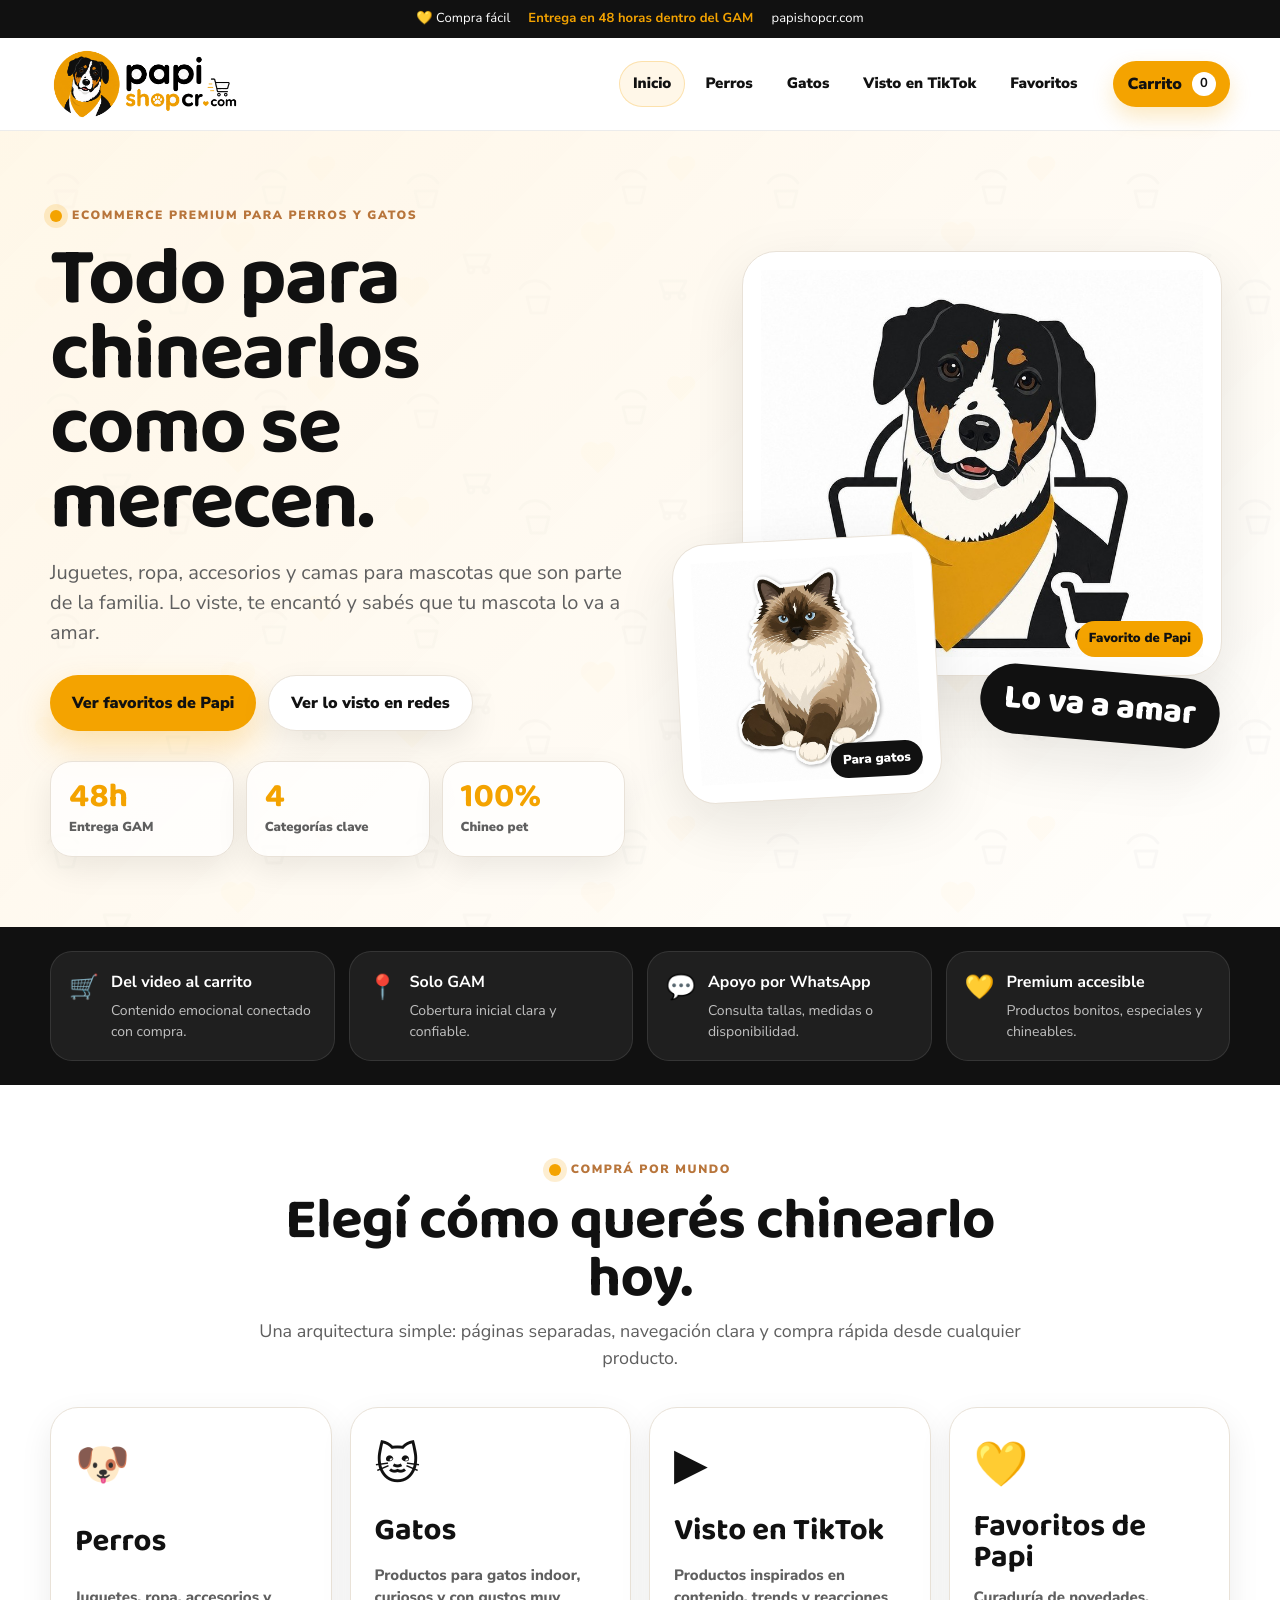
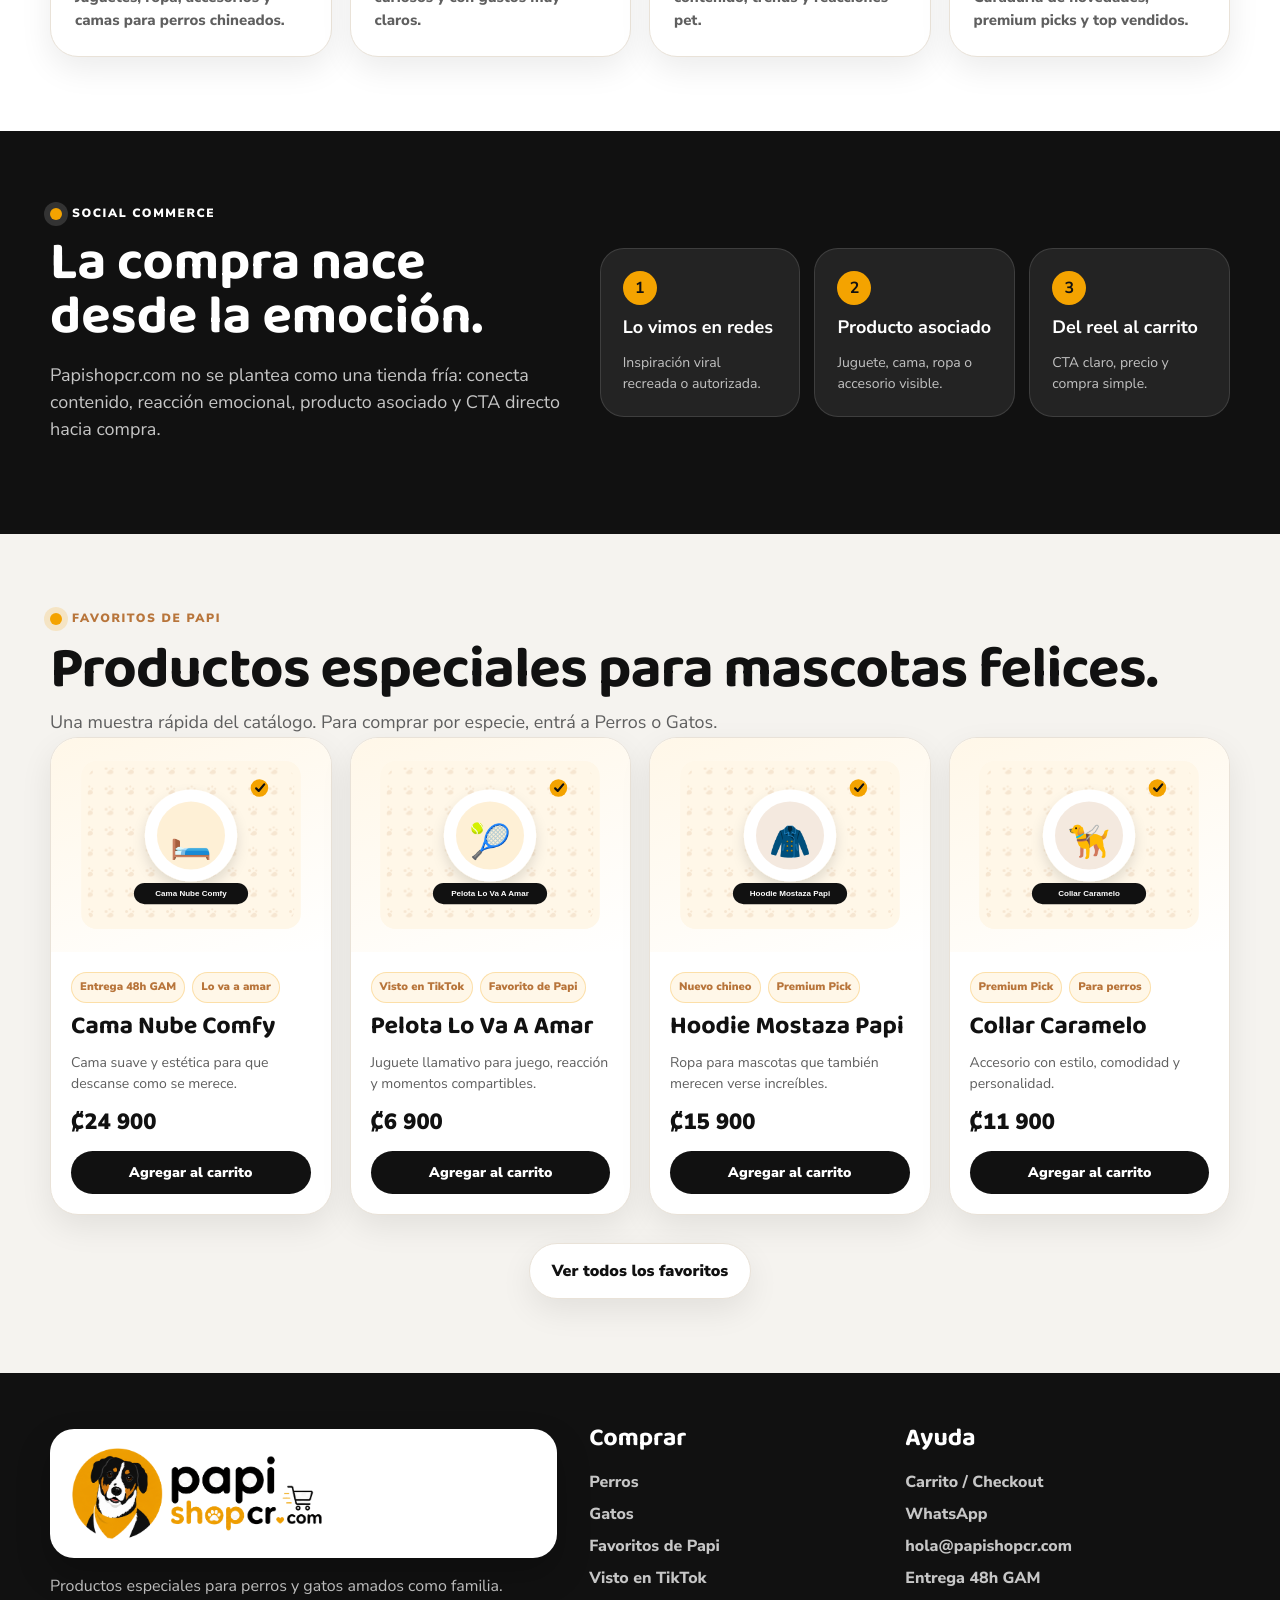
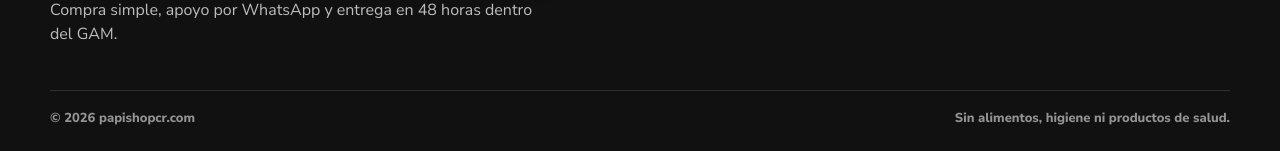
<file: index.html>
<!doctype html>
<html lang="es-CR">
<head>
  <meta charset="utf-8">
  <meta name="viewport" content="width=device-width, initial-scale=1">
  <title>Papishopcr.com | Todo para chinearlos como se merecen</title>
  <meta name="description" content="Ecommerce premium para perros y gatos dentro del GAM. Juguetes, ropa, accesorios y camas con entrega en 48 horas.">
  <meta name="theme-color" content="#F4A300">
  <link rel="icon" href="assets/brand/icons/favicon.ico" sizes="any">
  <link rel="icon" href="assets/brand/icons/favicon-32x32.png" type="image/png" sizes="32x32">
  <link rel="apple-touch-icon" href="assets/brand/icons/app-icon-192x192.png">
  <link rel="manifest" href="site.webmanifest">
  <link rel="preconnect" href="https://fonts.googleapis.com">
  <link rel="preconnect" href="https://fonts.gstatic.com" crossorigin>
  <link href="https://fonts.googleapis.com/css2?family=Baloo+2:wght@600;700;800&family=Nunito+Sans:wght@400;600;700;800;900&display=swap" rel="stylesheet">
  <link rel="stylesheet" href="styles.css?v=11">
</head>
<body data-page="home">
  <a class="skip-link" href="#contenido">Saltar al contenido</a>
  <div class="topbar">
    <span>💛 Compra fácil</span>
    <strong>Entrega en 48 horas dentro del GAM</strong>
    <span>papishopcr.com</span>
  </div>
  <header class="site-header" data-header>
    <div class="container header-inner">
      <a class="brand" href="index.html" aria-label="Papishopcr.com inicio">
        <img src="assets/brand/logos/papishopcr_header_logo.png" alt="papishopcr.com">
      </a>
      <button class="menu-toggle" type="button" aria-label="Abrir menú" aria-expanded="false" data-menu-toggle>
        <span></span><span></span><span></span>
      </button>
      <nav class="main-nav" data-nav aria-label="Navegación principal">
        <a href="index.html" data-nav-page="home">Inicio</a>
        <a href="perros.html" data-nav-page="perros">Perros</a>
        <a href="gatos.html" data-nav-page="gatos">Gatos</a>
        <a href="visto-en-tiktok.html" data-nav-page="tiktok">Visto en TikTok</a>
        <a href="favoritos.html" data-nav-page="favoritos">Favoritos</a>
      </nav>
      <a class="cart-button" href="carrito.html" aria-label="Ir al carrito">
        <span>Carrito</span><strong data-cart-count>0</strong>
      </a>
    </div>
  </header>

  <main id="contenido">
    <section class="hero hero-home section-pattern">
      <div class="container hero-grid">
        <div class="hero-copy">
          <span class="eyebrow"><i></i> Ecommerce premium para perros y gatos</span>
          <h1>Todo para chinearlos como se merecen.</h1>
          <p>Juguetes, ropa, accesorios y camas para mascotas que son parte de la familia. Lo viste, te encantó y sabés que tu mascota lo va a amar.</p>
          <div class="hero-actions">
            <a class="btn btn-primary" href="favoritos.html">Ver favoritos de Papi</a>
            <a class="btn btn-secondary" href="visto-en-tiktok.html">Ver lo visto en redes</a>
          </div>
          <div class="hero-proof" aria-label="Beneficios principales">
            <article><strong>48h</strong><span>Entrega GAM</span></article>
            <article><strong>4</strong><span>Categorías clave</span></article>
            <article><strong>100%</strong><span>Chineo pet</span></article>
          </div>
        </div>
        <div class="hero-visual" aria-label="Mascotas de marca Papishop">
          <div class="mascot-card dog-card">
            <img src="assets/brand/dog-mascot.jpg" alt="Perro protagonista de Papishopcr.com">
            <span class="sticker sticker-yellow">Favorito de Papi</span>
          </div>
          <div class="mascot-card cat-card">
            <img src="assets/brand/cat-mascot.jpg" alt="Gato complementario Papishopcr.com">
            <span class="sticker sticker-dark">Para gatos</span>
          </div>
          <div class="floating-badge">Lo va a amar</div>
        </div>
      </div>
    </section>

    <section class="trust-strip">
      <div class="container trust-grid">
        <article><span>🛒</span><strong>Del video al carrito</strong><p>Contenido emocional conectado con compra.</p></article>
        <article><span>📍</span><strong>Solo GAM</strong><p>Cobertura inicial clara y confiable.</p></article>
        <article><span>💬</span><strong>Apoyo por WhatsApp</strong><p>Consulta tallas, medidas o disponibilidad.</p></article>
        <article><span>💛</span><strong>Premium accesible</strong><p>Productos bonitos, especiales y chineables.</p></article>
      </div>
    </section>

    <section class="page-section">
      <div class="container">
        <div class="section-heading centered">
          <span class="eyebrow"><i></i> Comprá por mundo</span>
          <h2>Elegí cómo querés chinearlo hoy.</h2>
          <p>Una arquitectura simple: páginas separadas, navegación clara y compra rápida desde cualquier producto.</p>
        </div>
        <div class="category-grid">
          <a href="perros.html" class="category-card"><span>🐶</span><strong>Perros</strong><small>Juguetes, ropa, accesorios y camas para perros chineados.</small></a>
          <a href="gatos.html" class="category-card"><span>🐱</span><strong>Gatos</strong><small>Productos para gatos indoor, curiosos y con gustos muy claros.</small></a>
          <a href="visto-en-tiktok.html" class="category-card"><span>▶</span><strong>Visto en TikTok</strong><small>Productos inspirados en contenido, trends y reacciones pet.</small></a>
          <a href="favoritos.html" class="category-card"><span>💛</span><strong>Favoritos de Papi</strong><small>Curaduría de novedades, premium picks y top vendidos.</small></a>
        </div>
      </div>
    </section>

    <section class="feature-band dark-band">
      <div class="container feature-grid">
        <div>
          <span class="eyebrow light"><i></i> Social commerce</span>
          <h2>La compra nace desde la emoción.</h2>
          <p>Papishopcr.com no se plantea como una tienda fría: conecta contenido, reacción emocional, producto asociado y CTA directo hacia compra.</p>
        </div>
        <div class="mini-cards">
          <article><b>1</b><strong>Lo vimos en redes</strong><span>Inspiración viral recreada o autorizada.</span></article>
          <article><b>2</b><strong>Producto asociado</strong><span>Juguete, cama, ropa o accesorio visible.</span></article>
          <article><b>3</b><strong>Del reel al carrito</strong><span>CTA claro, precio y compra simple.</span></article>
        </div>
      </div>
    </section>

    <section class="page-section soft-section">
      <div class="container catalog-preview">
        <div class="section-heading compact">
          <span class="eyebrow"><i></i> Favoritos de Papi</span>
          <h2>Productos especiales para mascotas felices.</h2>
          <p>Una muestra rápida del catálogo. Para comprar por especie, entrá a Perros o Gatos.</p>
        </div>
        <div class="product-grid" data-product-grid data-limit="4" data-scope="favoritos"></div>
        <div class="center-action"><a class="btn btn-secondary" href="favoritos.html">Ver todos los favoritos</a></div>
      </div>
    </section>
  </main>

  <footer class="site-footer">
    <div class="container footer-grid">
      <div>
        <span class="footer-logo-card"><img class="footer-logo" src="assets/brand/logos/papishopcr_header_logo.png" alt="papishopcr.com"></span>
        <p>Productos especiales para perros y gatos amados como familia. Compra simple, apoyo por WhatsApp y entrega en 48 horas dentro del GAM.</p>
      </div>
      <div>
        <h3>Comprar</h3>
        <a href="perros.html">Perros</a>
        <a href="gatos.html">Gatos</a>
        <a href="favoritos.html">Favoritos de Papi</a>
        <a href="visto-en-tiktok.html">Visto en TikTok</a>
      </div>
      <div>
        <h3>Ayuda</h3>
        <a href="carrito.html">Carrito / Checkout</a>
        <a href="https://wa.me/50600000000" target="_blank" rel="noopener">WhatsApp</a>
        <a href="mailto:hola@papishopcr.com">hola@papishopcr.com</a>
        <span>Entrega 48h GAM</span>
      </div>
    </div>
    <div class="container footer-bottom">
      <span>© 2026 papishopcr.com</span>
      <span>Sin alimentos, higiene ni productos de salud.</span>
    </div>
  </footer>
  <div class="toast" data-toast aria-live="polite"></div>
  <script src="script.js?v=11"></script>
</body>
</html>
</file>
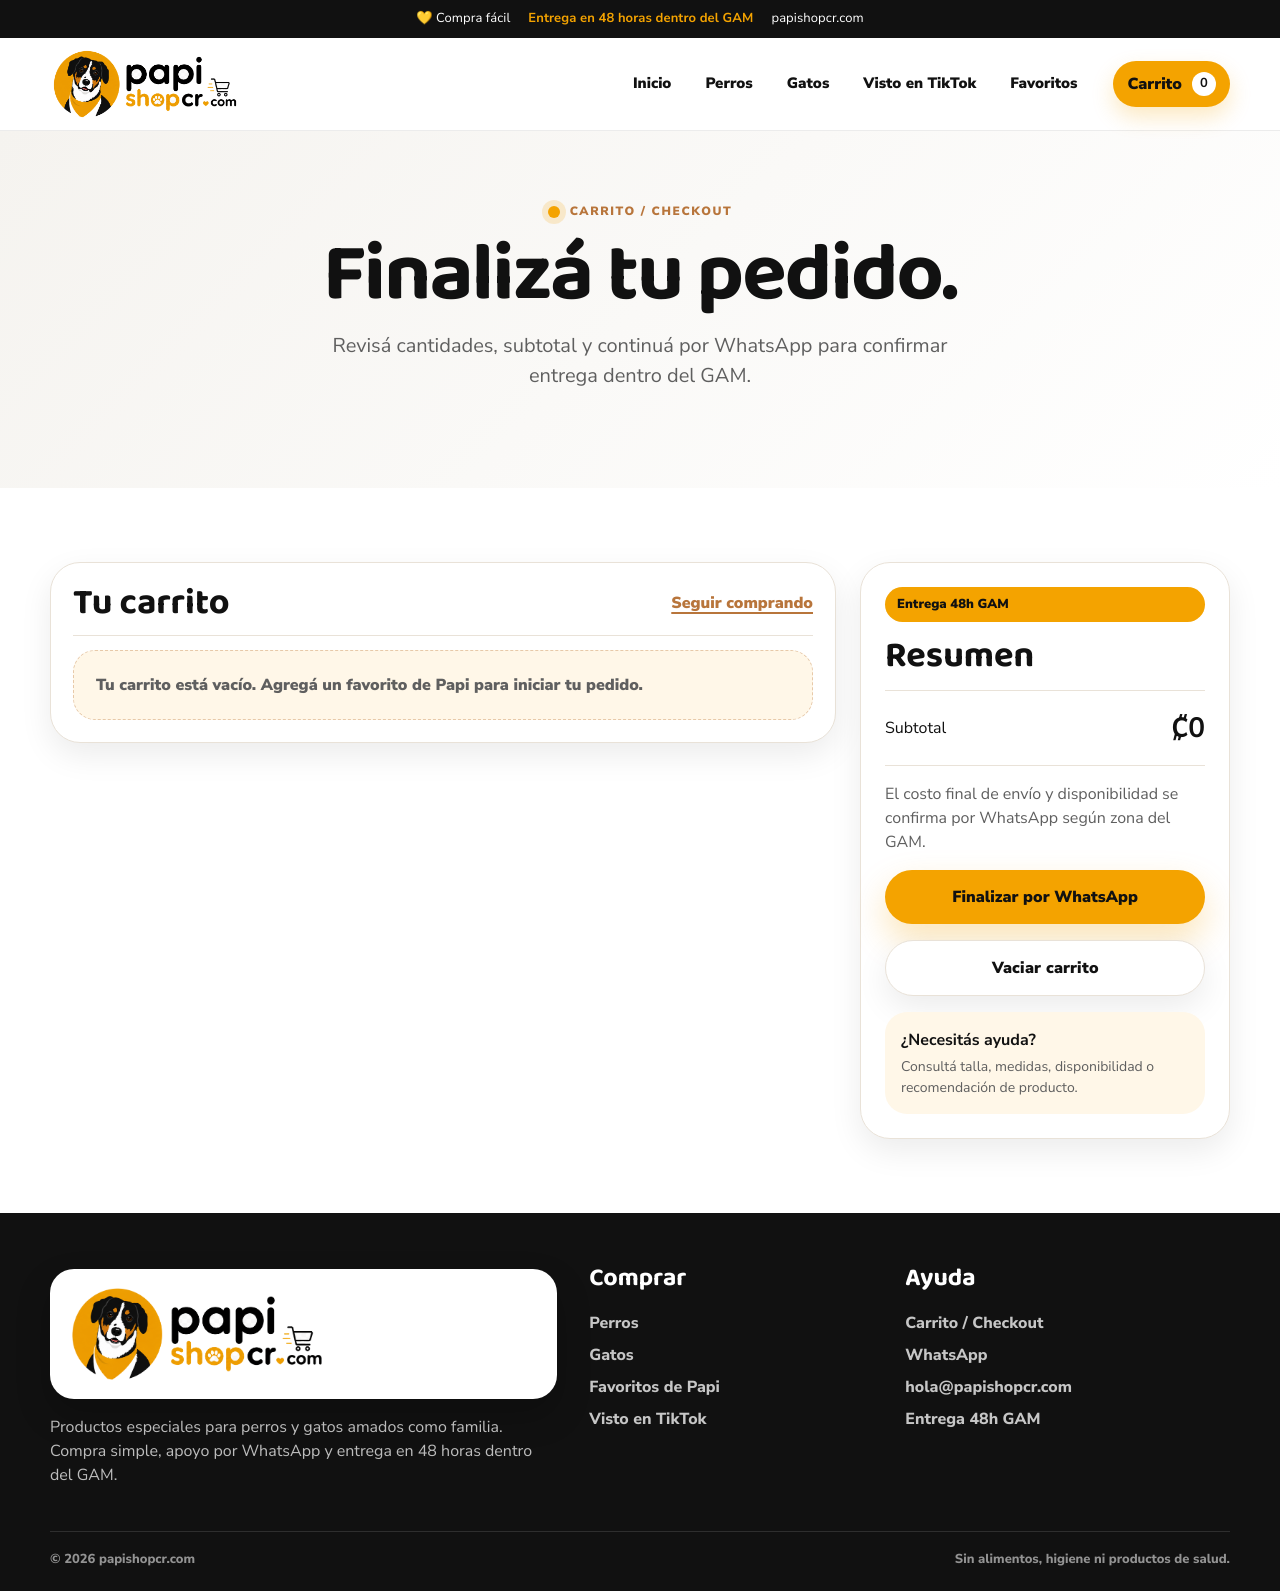
<file: carrito.html>
<!doctype html>
<html lang="es-CR">
<head>
  <meta charset="utf-8">
  <meta name="viewport" content="width=device-width, initial-scale=1">
  <title>Carrito / Checkout | Papishopcr.com</title>
  <meta name="description" content="Resumen de compra, subtotal y checkout asistido por WhatsApp para Papishopcr.com.">
  <meta name="theme-color" content="#F4A300">
  <link rel="icon" href="assets/brand/icons/favicon.ico" sizes="any">
  <link rel="icon" href="assets/brand/icons/favicon-32x32.png" type="image/png" sizes="32x32">
  <link rel="apple-touch-icon" href="assets/brand/icons/app-icon-192x192.png">
  <link rel="manifest" href="site.webmanifest">
  <link rel="preconnect" href="https://fonts.googleapis.com">
  <link rel="preconnect" href="https://fonts.gstatic.com" crossorigin>
  <link href="https://fonts.googleapis.com/css2?family=Baloo+2:wght@600;700;800&family=Nunito+Sans:wght@400;600;700;800;900&display=swap" rel="stylesheet">
  <link rel="stylesheet" href="styles.css?v=11">
</head>
<body data-page="carrito">
  <a class="skip-link" href="#contenido">Saltar al contenido</a>
  <div class="topbar">
    <span>💛 Compra fácil</span>
    <strong>Entrega en 48 horas dentro del GAM</strong>
    <span>papishopcr.com</span>
  </div>
  <header class="site-header" data-header>
    <div class="container header-inner">
      <a class="brand" href="index.html" aria-label="Papishopcr.com inicio">
        <img src="assets/brand/logos/papishopcr_header_logo.png" alt="papishopcr.com">
      </a>
      <button class="menu-toggle" type="button" aria-label="Abrir menú" aria-expanded="false" data-menu-toggle>
        <span></span><span></span><span></span>
      </button>
      <nav class="main-nav" data-nav aria-label="Navegación principal">
        <a href="index.html" data-nav-page="home">Inicio</a>
        <a href="perros.html" data-nav-page="perros">Perros</a>
        <a href="gatos.html" data-nav-page="gatos">Gatos</a>
        <a href="visto-en-tiktok.html" data-nav-page="tiktok">Visto en TikTok</a>
        <a href="favoritos.html" data-nav-page="favoritos">Favoritos</a>
      </nav>
      <a class="cart-button" href="carrito.html" aria-label="Ir al carrito">
        <span>Carrito</span><strong data-cart-count>0</strong>
      </a>
    </div>
  </header>

  <main id="contenido">
    <section class="hero page-hero cart-hero">
      <div class="container narrow">
        <span class="eyebrow"><i></i> Carrito / Checkout</span>
        <h1>Finalizá tu pedido.</h1>
        <p>Revisá cantidades, subtotal y continuá por WhatsApp para confirmar entrega dentro del GAM.</p>
      </div>
    </section>
    <section class="page-section">
      <div class="container cart-layout">
        <div class="cart-page-card">
          <div class="cart-page-header">
            <h2>Tu carrito</h2>
            <a class="text-link" href="favoritos.html">Seguir comprando</a>
          </div>
          <div class="cart-items" data-cart-items></div>
        </div>
        <aside class="checkout-card">
          <span class="badge">Entrega 48h GAM</span>
          <h2>Resumen</h2>
          <div class="summary-row"><span>Subtotal</span><strong data-cart-subtotal>₡0</strong></div>
          <p>El costo final de envío y disponibilidad se confirma por WhatsApp según zona del GAM.</p>
          <a class="btn btn-primary full" href="https://wa.me/50600000000" target="_blank" rel="noopener" data-whatsapp-checkout>Finalizar por WhatsApp</a>
          <button class="btn btn-secondary full" type="button" data-clear-cart>Vaciar carrito</button>
          <div class="help-box"><strong>¿Necesitás ayuda?</strong><span>Consultá talla, medidas, disponibilidad o recomendación de producto.</span></div>
        </aside>
      </div>
    </section>
  </main>

  <footer class="site-footer">
    <div class="container footer-grid">
      <div>
        <span class="footer-logo-card"><img class="footer-logo" src="assets/brand/logos/papishopcr_header_logo.png" alt="papishopcr.com"></span>
        <p>Productos especiales para perros y gatos amados como familia. Compra simple, apoyo por WhatsApp y entrega en 48 horas dentro del GAM.</p>
      </div>
      <div>
        <h3>Comprar</h3>
        <a href="perros.html">Perros</a>
        <a href="gatos.html">Gatos</a>
        <a href="favoritos.html">Favoritos de Papi</a>
        <a href="visto-en-tiktok.html">Visto en TikTok</a>
      </div>
      <div>
        <h3>Ayuda</h3>
        <a href="carrito.html">Carrito / Checkout</a>
        <a href="https://wa.me/50600000000" target="_blank" rel="noopener">WhatsApp</a>
        <a href="mailto:hola@papishopcr.com">hola@papishopcr.com</a>
        <span>Entrega 48h GAM</span>
      </div>
    </div>
    <div class="container footer-bottom">
      <span>© 2026 papishopcr.com</span>
      <span>Sin alimentos, higiene ni productos de salud.</span>
    </div>
  </footer>
  <div class="toast" data-toast aria-live="polite"></div>
  <script src="script.js?v=11"></script>
</body>
</html>
</file>
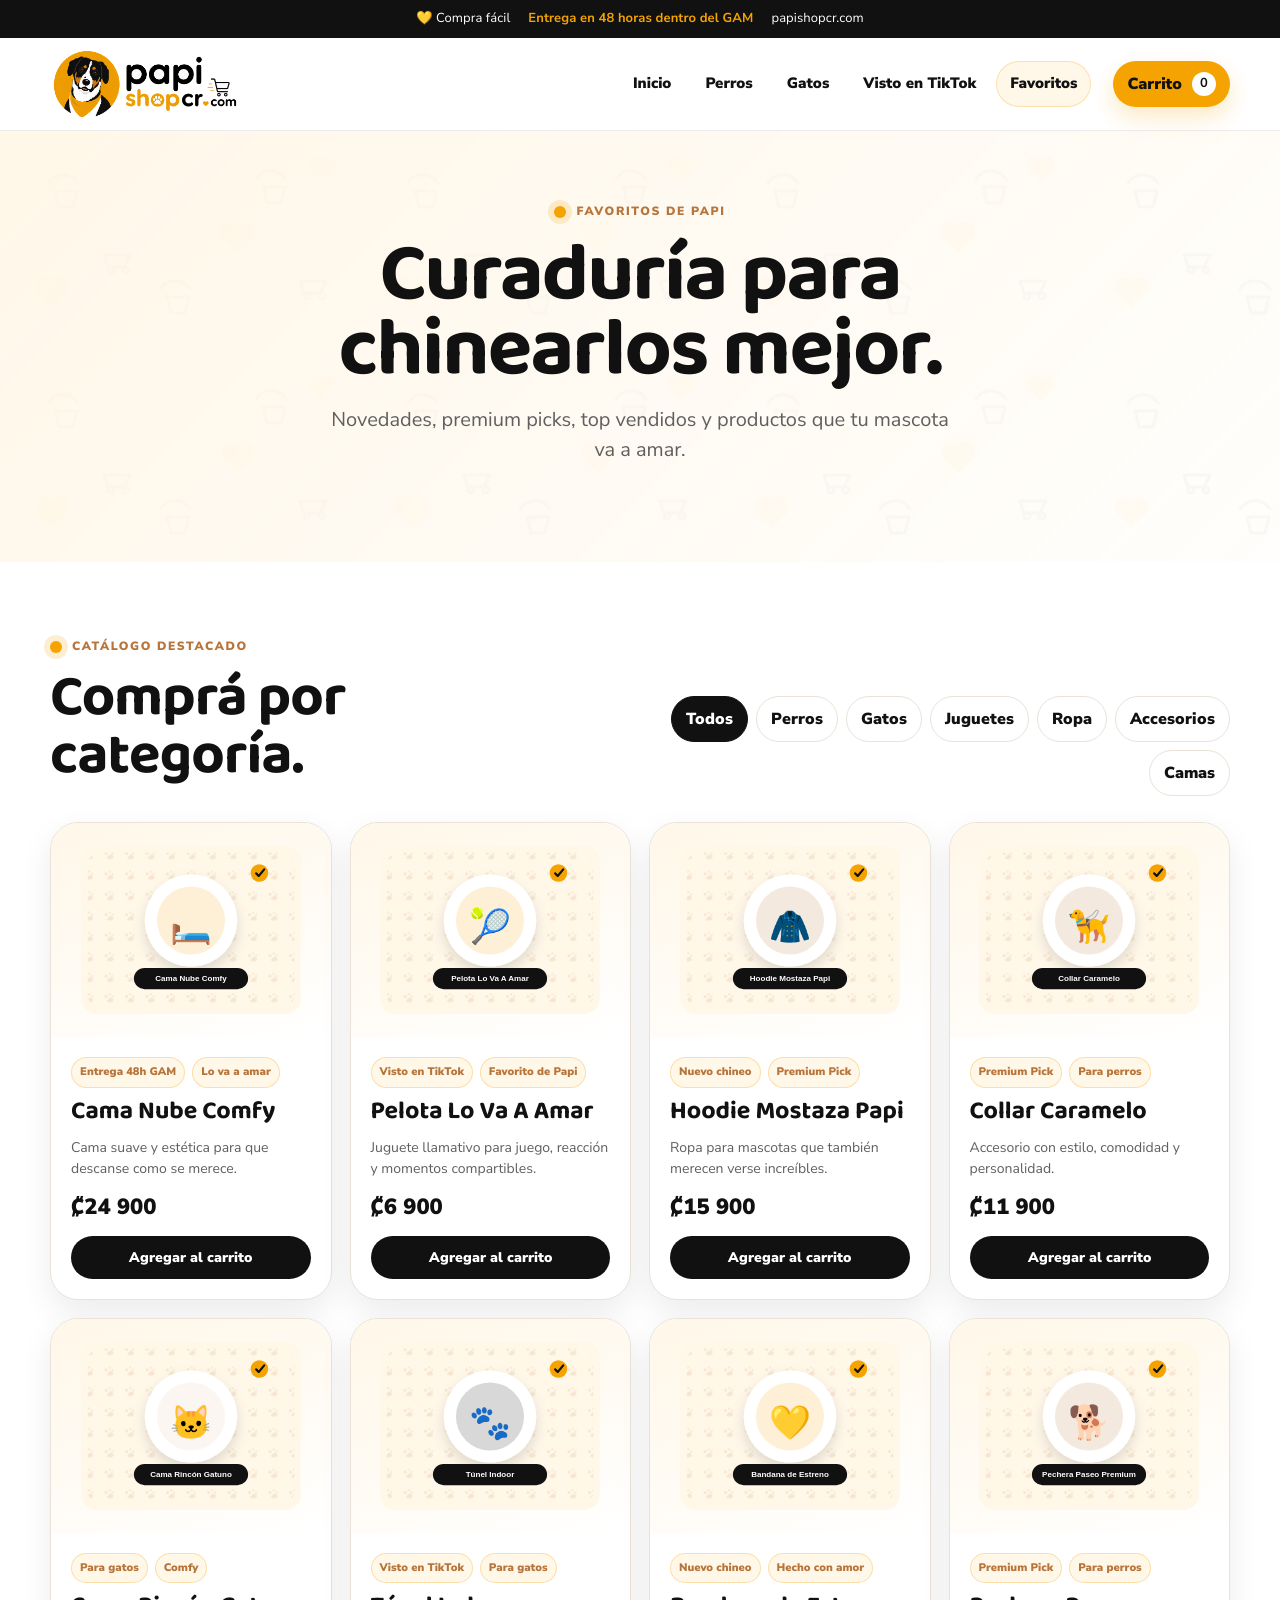
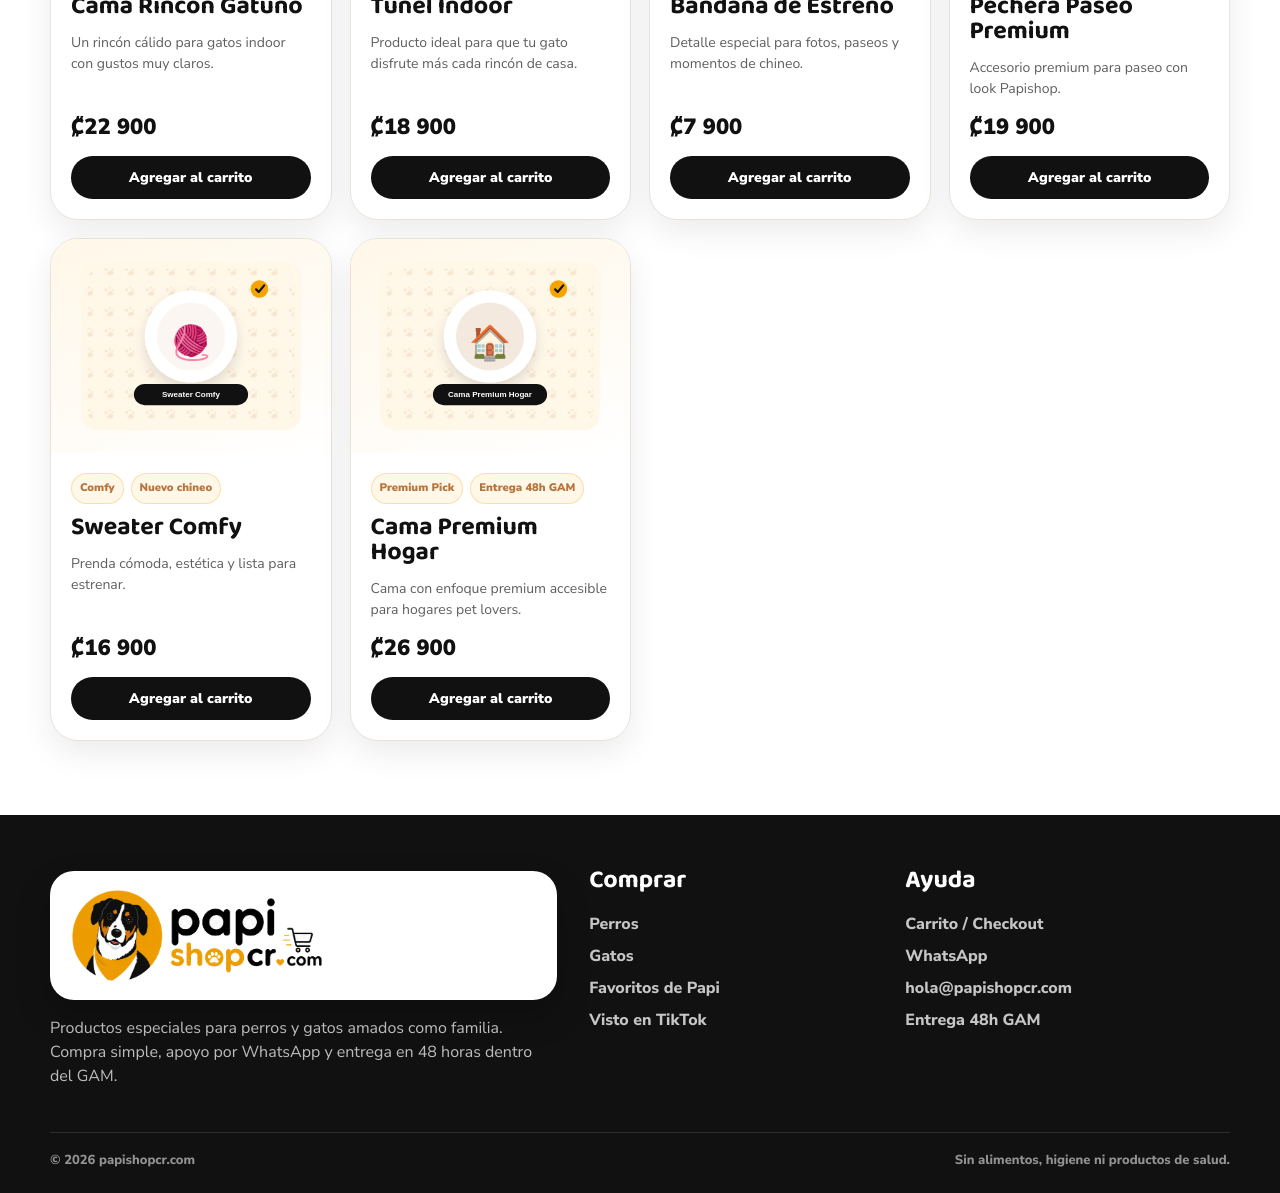
<file: favoritos.html>
<!doctype html>
<html lang="es-CR">
<head>
  <meta charset="utf-8">
  <meta name="viewport" content="width=device-width, initial-scale=1">
  <title>Favoritos de Papi | Papishopcr.com</title>
  <meta name="description" content="Curaduría de productos recomendados, novedades y top vendidos para perros y gatos.">
  <meta name="theme-color" content="#F4A300">
  <link rel="icon" href="assets/brand/icons/favicon.ico" sizes="any">
  <link rel="icon" href="assets/brand/icons/favicon-32x32.png" type="image/png" sizes="32x32">
  <link rel="apple-touch-icon" href="assets/brand/icons/app-icon-192x192.png">
  <link rel="manifest" href="site.webmanifest">
  <link rel="preconnect" href="https://fonts.googleapis.com">
  <link rel="preconnect" href="https://fonts.gstatic.com" crossorigin>
  <link href="https://fonts.googleapis.com/css2?family=Baloo+2:wght@600;700;800&family=Nunito+Sans:wght@400;600;700;800;900&display=swap" rel="stylesheet">
  <link rel="stylesheet" href="styles.css?v=11">
</head>
<body data-page="favoritos">
  <a class="skip-link" href="#contenido">Saltar al contenido</a>
  <div class="topbar">
    <span>💛 Compra fácil</span>
    <strong>Entrega en 48 horas dentro del GAM</strong>
    <span>papishopcr.com</span>
  </div>
  <header class="site-header" data-header>
    <div class="container header-inner">
      <a class="brand" href="index.html" aria-label="Papishopcr.com inicio">
        <img src="assets/brand/logos/papishopcr_header_logo.png" alt="papishopcr.com">
      </a>
      <button class="menu-toggle" type="button" aria-label="Abrir menú" aria-expanded="false" data-menu-toggle>
        <span></span><span></span><span></span>
      </button>
      <nav class="main-nav" data-nav aria-label="Navegación principal">
        <a href="index.html" data-nav-page="home">Inicio</a>
        <a href="perros.html" data-nav-page="perros">Perros</a>
        <a href="gatos.html" data-nav-page="gatos">Gatos</a>
        <a href="visto-en-tiktok.html" data-nav-page="tiktok">Visto en TikTok</a>
        <a href="favoritos.html" data-nav-page="favoritos">Favoritos</a>
      </nav>
      <a class="cart-button" href="carrito.html" aria-label="Ir al carrito">
        <span>Carrito</span><strong data-cart-count>0</strong>
      </a>
    </div>
  </header>

  <main id="contenido">
    <section class="hero page-hero favoritos-hero section-pattern">
      <div class="container narrow">
        <span class="eyebrow"><i></i> Favoritos de Papi</span>
        <h1>Curaduría para chinearlos mejor.</h1>
        <p>Novedades, premium picks, top vendidos y productos que tu mascota va a amar.</p>
      </div>
    </section>
    <section class="page-section" id="productos">
      <div class="container">
        <div class="catalog-head">
          <div class="section-heading compact"><span class="eyebrow"><i></i> Catálogo destacado</span><h2>Comprá por categoría.</h2></div>
          <div class="filters" role="tablist" aria-label="Filtros favoritos">
            <button class="active" data-filter="Todos" type="button">Todos</button>
            <button data-filter="Perros" type="button">Perros</button>
            <button data-filter="Gatos" type="button">Gatos</button>
            <button data-filter="Juguetes" type="button">Juguetes</button>
            <button data-filter="Ropa" type="button">Ropa</button>
            <button data-filter="Accesorios" type="button">Accesorios</button>
            <button data-filter="Camas" type="button">Camas</button>
          </div>
        </div>
        <div class="product-grid" data-product-grid data-scope="favoritos"></div>
      </div>
    </section>
  </main>

  <footer class="site-footer">
    <div class="container footer-grid">
      <div>
        <span class="footer-logo-card"><img class="footer-logo" src="assets/brand/logos/papishopcr_header_logo.png" alt="papishopcr.com"></span>
        <p>Productos especiales para perros y gatos amados como familia. Compra simple, apoyo por WhatsApp y entrega en 48 horas dentro del GAM.</p>
      </div>
      <div>
        <h3>Comprar</h3>
        <a href="perros.html">Perros</a>
        <a href="gatos.html">Gatos</a>
        <a href="favoritos.html">Favoritos de Papi</a>
        <a href="visto-en-tiktok.html">Visto en TikTok</a>
      </div>
      <div>
        <h3>Ayuda</h3>
        <a href="carrito.html">Carrito / Checkout</a>
        <a href="https://wa.me/50600000000" target="_blank" rel="noopener">WhatsApp</a>
        <a href="mailto:hola@papishopcr.com">hola@papishopcr.com</a>
        <span>Entrega 48h GAM</span>
      </div>
    </div>
    <div class="container footer-bottom">
      <span>© 2026 papishopcr.com</span>
      <span>Sin alimentos, higiene ni productos de salud.</span>
    </div>
  </footer>
  <div class="toast" data-toast aria-live="polite"></div>
  <script src="script.js?v=11"></script>
</body>
</html>
</file>
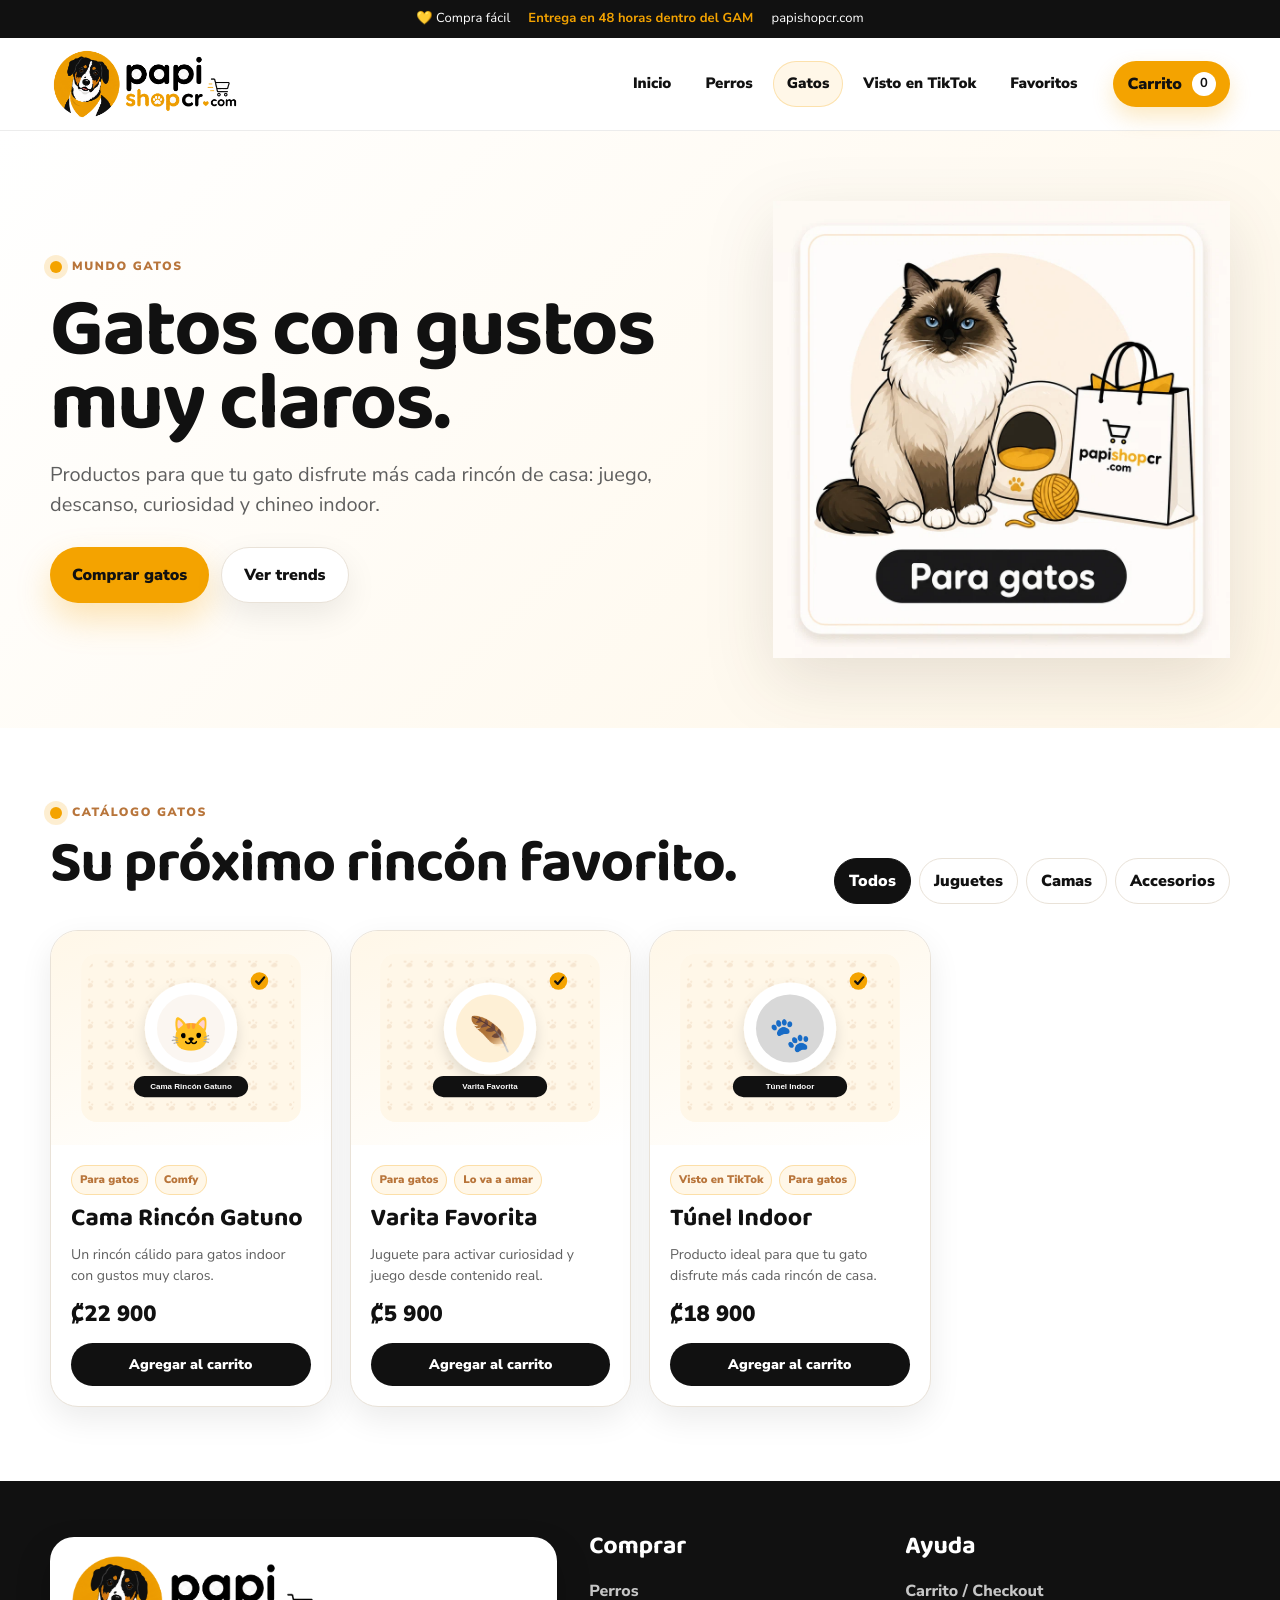
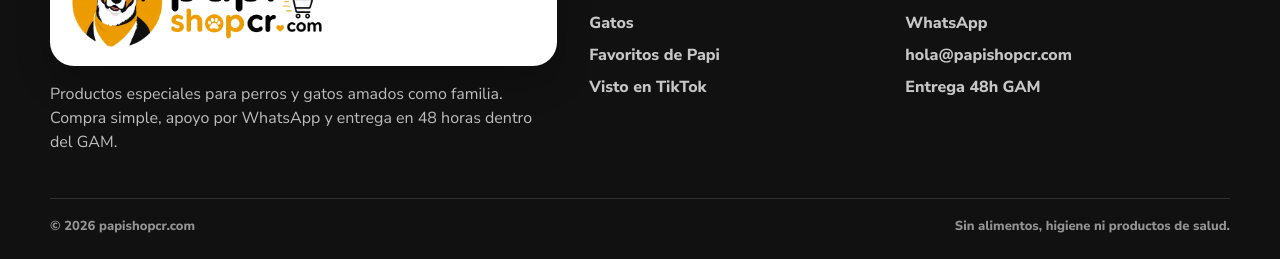
<file: gatos.html>
<!doctype html>
<html lang="es-CR">
<head>
  <meta charset="utf-8">
  <meta name="viewport" content="width=device-width, initial-scale=1">
  <title>Gatos | Papishopcr.com</title>
  <meta name="description" content="Juguetes, camas y accesorios para gatos con entrega en 48 horas dentro del GAM.">
  <meta name="theme-color" content="#F4A300">
  <link rel="icon" href="assets/brand/icons/favicon.ico" sizes="any">
  <link rel="icon" href="assets/brand/icons/favicon-32x32.png" type="image/png" sizes="32x32">
  <link rel="apple-touch-icon" href="assets/brand/icons/app-icon-192x192.png">
  <link rel="manifest" href="site.webmanifest">
  <link rel="preconnect" href="https://fonts.googleapis.com">
  <link rel="preconnect" href="https://fonts.gstatic.com" crossorigin>
  <link href="https://fonts.googleapis.com/css2?family=Baloo+2:wght@600;700;800&family=Nunito+Sans:wght@400;600;700;800;900&display=swap" rel="stylesheet">
  <link rel="stylesheet" href="styles.css?v=11">
</head>
<body data-page="gatos">
  <a class="skip-link" href="#contenido">Saltar al contenido</a>
  <div class="topbar">
    <span>💛 Compra fácil</span>
    <strong>Entrega en 48 horas dentro del GAM</strong>
    <span>papishopcr.com</span>
  </div>
  <header class="site-header" data-header>
    <div class="container header-inner">
      <a class="brand" href="index.html" aria-label="Papishopcr.com inicio">
        <img src="assets/brand/logos/papishopcr_header_logo.png" alt="papishopcr.com">
      </a>
      <button class="menu-toggle" type="button" aria-label="Abrir menú" aria-expanded="false" data-menu-toggle>
        <span></span><span></span><span></span>
      </button>
      <nav class="main-nav" data-nav aria-label="Navegación principal">
        <a href="index.html" data-nav-page="home">Inicio</a>
        <a href="perros.html" data-nav-page="perros">Perros</a>
        <a href="gatos.html" data-nav-page="gatos">Gatos</a>
        <a href="visto-en-tiktok.html" data-nav-page="tiktok">Visto en TikTok</a>
        <a href="favoritos.html" data-nav-page="favoritos">Favoritos</a>
      </nav>
      <a class="cart-button" href="carrito.html" aria-label="Ir al carrito">
        <span>Carrito</span><strong data-cart-count>0</strong>
      </a>
    </div>
  </header>

  <main id="contenido">
    <section class="hero page-hero cat-hero">
      <div class="container hero-grid compact-hero">
        <div class="hero-copy">
          <span class="eyebrow"><i></i> Mundo gatos</span>
          <h1>Gatos con gustos muy claros.</h1>
          <p>Productos para que tu gato disfrute más cada rincón de casa: juego, descanso, curiosidad y chineo indoor.</p>
          <div class="hero-actions"><a class="btn btn-primary" href="#productos">Comprar gatos</a><a class="btn btn-secondary" href="visto-en-tiktok.html">Ver trends</a></div>
        </div>
        <div class="hero-side-card category-main-card cat-only">
          <img
            src="assets/brand/category-cards/papishopcr_categoria_gatos_1254px.webp"
            srcset="assets/brand/category-cards/papishopcr_categoria_gatos_1000px.webp 1000w, assets/brand/category-cards/papishopcr_categoria_gatos_1254px.webp 1254w"
            sizes="(max-width: 1080px) min(100vw - 28px, 620px), 560px"
            width="620"
            height="620"
            alt="Card principal Papishopcr.com para gatos">
        </div>
      </div>
    </section>
    <section class="page-section" id="productos">
      <div class="container">
        <div class="catalog-head">
          <div class="section-heading compact"><span class="eyebrow"><i></i> Catálogo gatos</span><h2>Su próximo rincón favorito.</h2></div>
          <div class="filters" role="tablist" aria-label="Filtros gatos">
            <button class="active" data-filter="Gatos" type="button">Todos</button>
            <button data-filter="Juguetes" type="button">Juguetes</button>
            <button data-filter="Camas" type="button">Camas</button>
            <button data-filter="Accesorios" type="button">Accesorios</button>
          </div>
        </div>
        <div class="product-grid" data-product-grid data-scope="gatos"></div>
      </div>
    </section>
  </main>

  <footer class="site-footer">
    <div class="container footer-grid">
      <div>
        <span class="footer-logo-card"><img class="footer-logo" src="assets/brand/logos/papishopcr_header_logo.png" alt="papishopcr.com"></span>
        <p>Productos especiales para perros y gatos amados como familia. Compra simple, apoyo por WhatsApp y entrega en 48 horas dentro del GAM.</p>
      </div>
      <div>
        <h3>Comprar</h3>
        <a href="perros.html">Perros</a>
        <a href="gatos.html">Gatos</a>
        <a href="favoritos.html">Favoritos de Papi</a>
        <a href="visto-en-tiktok.html">Visto en TikTok</a>
      </div>
      <div>
        <h3>Ayuda</h3>
        <a href="carrito.html">Carrito / Checkout</a>
        <a href="https://wa.me/50600000000" target="_blank" rel="noopener">WhatsApp</a>
        <a href="mailto:hola@papishopcr.com">hola@papishopcr.com</a>
        <span>Entrega 48h GAM</span>
      </div>
    </div>
    <div class="container footer-bottom">
      <span>© 2026 papishopcr.com</span>
      <span>Sin alimentos, higiene ni productos de salud.</span>
    </div>
  </footer>
  <div class="toast" data-toast aria-live="polite"></div>
  <script src="script.js?v=11"></script>
</body>
</html>
</file>
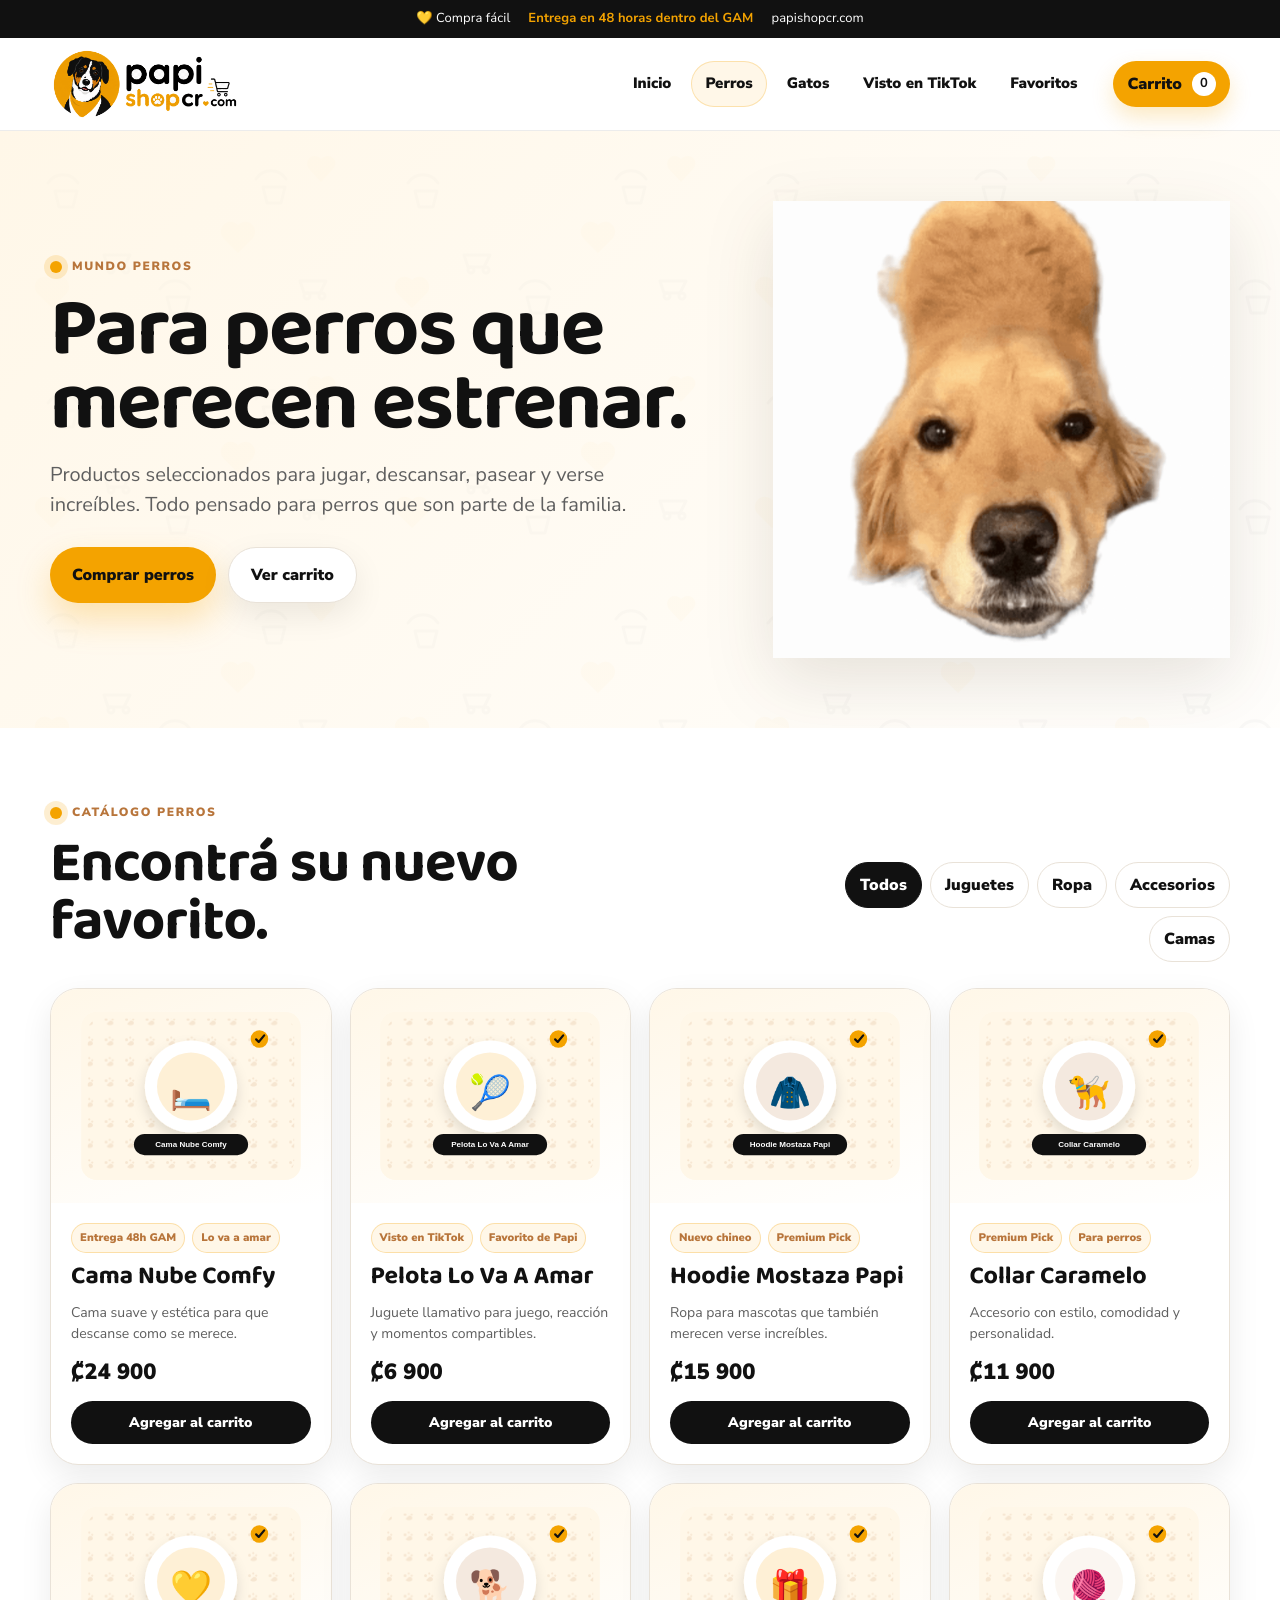
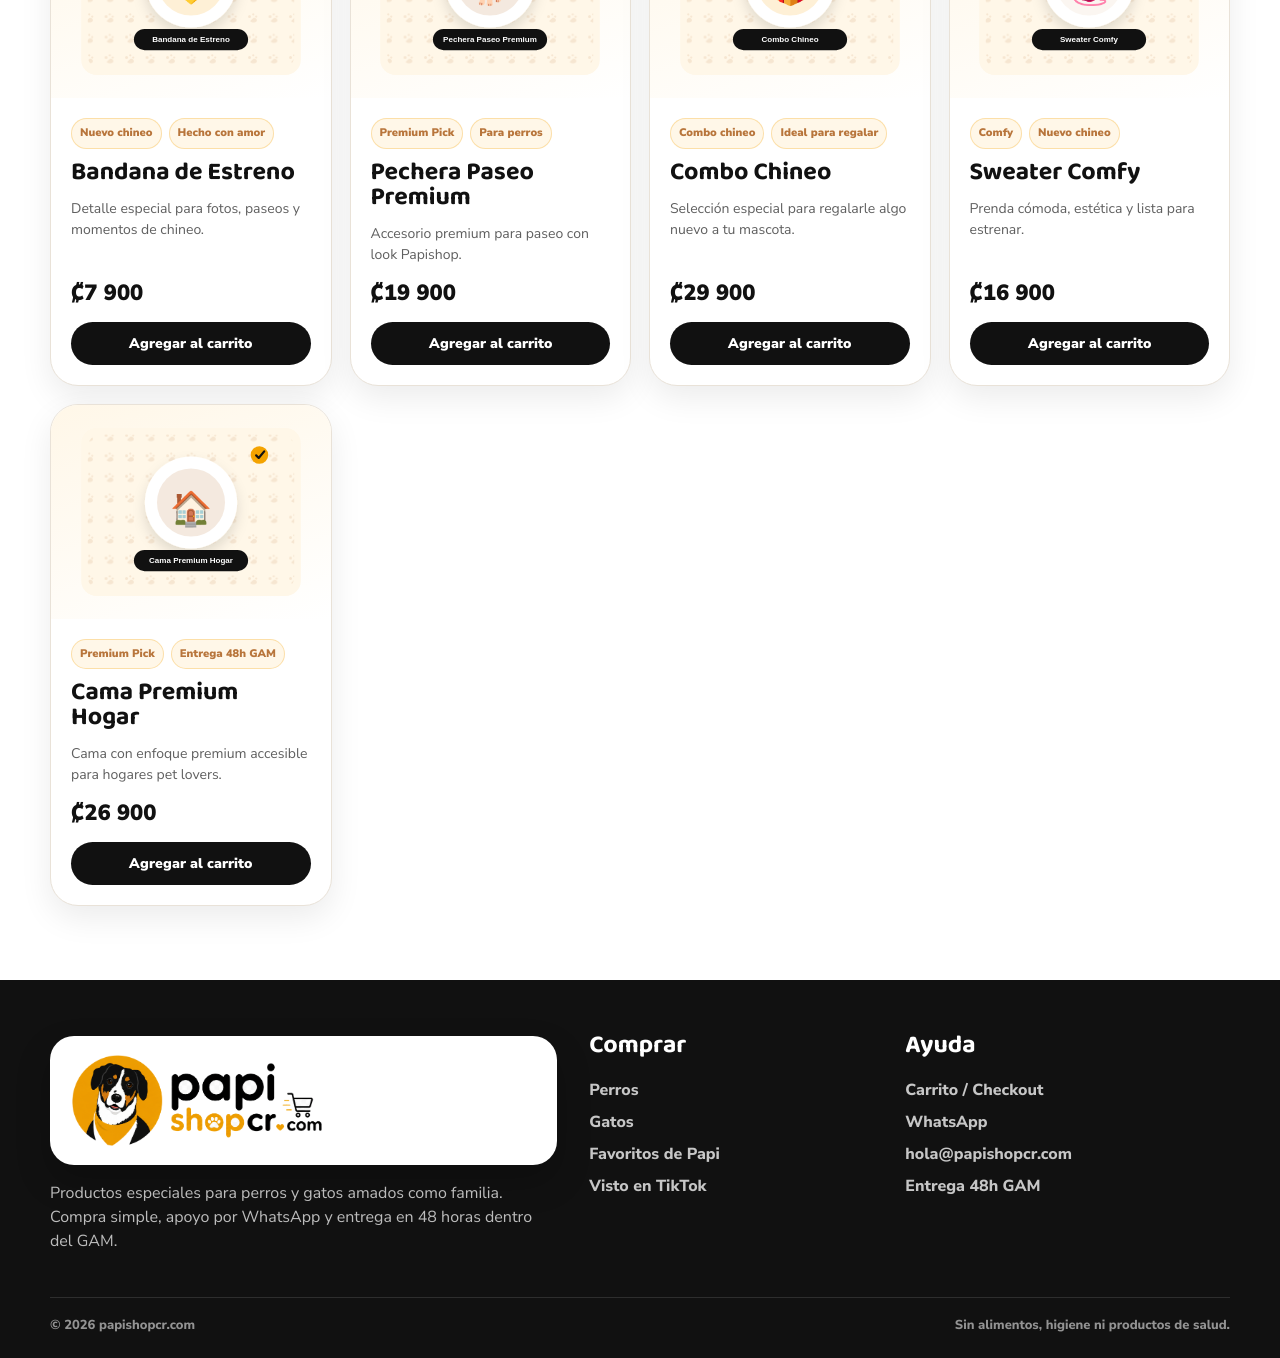
<file: perros.html>
<!doctype html>
<html lang="es-CR">
<head>
  <meta charset="utf-8">
  <meta name="viewport" content="width=device-width, initial-scale=1">
  <title>Perros | Papishopcr.com</title>
  <meta name="description" content="Juguetes, ropa, accesorios y camas para perros con entrega en 48 horas dentro del GAM.">
  <meta name="theme-color" content="#F4A300">
  <link rel="icon" href="assets/brand/icons/favicon.ico" sizes="any">
  <link rel="icon" href="assets/brand/icons/favicon-32x32.png" type="image/png" sizes="32x32">
  <link rel="apple-touch-icon" href="assets/brand/icons/app-icon-192x192.png">
  <link rel="manifest" href="site.webmanifest">
  <link rel="preconnect" href="https://fonts.googleapis.com">
  <link rel="preconnect" href="https://fonts.gstatic.com" crossorigin>
  <link href="https://fonts.googleapis.com/css2?family=Baloo+2:wght@600;700;800&family=Nunito+Sans:wght@400;600;700;800;900&display=swap" rel="stylesheet">
  <link rel="stylesheet" href="styles.css?v=11">
</head>
<body data-page="perros">
  <a class="skip-link" href="#contenido">Saltar al contenido</a>
  <div class="topbar">
    <span>💛 Compra fácil</span>
    <strong>Entrega en 48 horas dentro del GAM</strong>
    <span>papishopcr.com</span>
  </div>
  <header class="site-header" data-header>
    <div class="container header-inner">
      <a class="brand" href="index.html" aria-label="Papishopcr.com inicio">
        <img src="assets/brand/logos/papishopcr_header_logo.png" alt="papishopcr.com">
      </a>
      <button class="menu-toggle" type="button" aria-label="Abrir menú" aria-expanded="false" data-menu-toggle>
        <span></span><span></span><span></span>
      </button>
      <nav class="main-nav" data-nav aria-label="Navegación principal">
        <a href="index.html" data-nav-page="home">Inicio</a>
        <a href="perros.html" data-nav-page="perros">Perros</a>
        <a href="gatos.html" data-nav-page="gatos">Gatos</a>
        <a href="visto-en-tiktok.html" data-nav-page="tiktok">Visto en TikTok</a>
        <a href="favoritos.html" data-nav-page="favoritos">Favoritos</a>
      </nav>
      <a class="cart-button" href="carrito.html" aria-label="Ir al carrito">
        <span>Carrito</span><strong data-cart-count>0</strong>
      </a>
    </div>
  </header>

  <main id="contenido">
    <section class="hero page-hero section-pattern">
      <div class="container hero-grid compact-hero">
        <div class="hero-copy">
          <span class="eyebrow"><i></i> Mundo perros</span>
          <h1>Para perros que merecen estrenar.</h1>
          <p>Productos seleccionados para jugar, descansar, pasear y verse increíbles. Todo pensado para perros que son parte de la familia.</p>
          <div class="hero-actions"><a class="btn btn-primary" href="#productos">Comprar perros</a><a class="btn btn-secondary" href="carrito.html">Ver carrito</a></div>
        </div>
        <div class="hero-side-card category-main-card">
          <img
            src="assets/brand/animated/papi_original.gif"
            width="620"
            height="620"
            alt="GIF original integrado en el hero de perros">
        </div>
      </div>
    </section>
    <section class="page-section" id="productos">
      <div class="container">
        <div class="catalog-head">
          <div class="section-heading compact"><span class="eyebrow"><i></i> Catálogo perros</span><h2>Encontrá su nuevo favorito.</h2></div>
          <div class="filters" role="tablist" aria-label="Filtros perros">
            <button class="active" data-filter="Perros" type="button">Todos</button>
            <button data-filter="Juguetes" type="button">Juguetes</button>
            <button data-filter="Ropa" type="button">Ropa</button>
            <button data-filter="Accesorios" type="button">Accesorios</button>
            <button data-filter="Camas" type="button">Camas</button>
          </div>
        </div>
        <div class="product-grid" data-product-grid data-scope="perros"></div>
      </div>
    </section>
  </main>

  <footer class="site-footer">
    <div class="container footer-grid">
      <div>
        <span class="footer-logo-card"><img class="footer-logo" src="assets/brand/logos/papishopcr_header_logo.png" alt="papishopcr.com"></span>
        <p>Productos especiales para perros y gatos amados como familia. Compra simple, apoyo por WhatsApp y entrega en 48 horas dentro del GAM.</p>
      </div>
      <div>
        <h3>Comprar</h3>
        <a href="perros.html">Perros</a>
        <a href="gatos.html">Gatos</a>
        <a href="favoritos.html">Favoritos de Papi</a>
        <a href="visto-en-tiktok.html">Visto en TikTok</a>
      </div>
      <div>
        <h3>Ayuda</h3>
        <a href="carrito.html">Carrito / Checkout</a>
        <a href="https://wa.me/50600000000" target="_blank" rel="noopener">WhatsApp</a>
        <a href="mailto:hola@papishopcr.com">hola@papishopcr.com</a>
        <span>Entrega 48h GAM</span>
      </div>
    </div>
    <div class="container footer-bottom">
      <span>© 2026 papishopcr.com</span>
      <span>Sin alimentos, higiene ni productos de salud.</span>
    </div>
  </footer>
  <div class="toast" data-toast aria-live="polite"></div>
  <script src="script.js?v=11"></script>
</body>
</html>
</file>
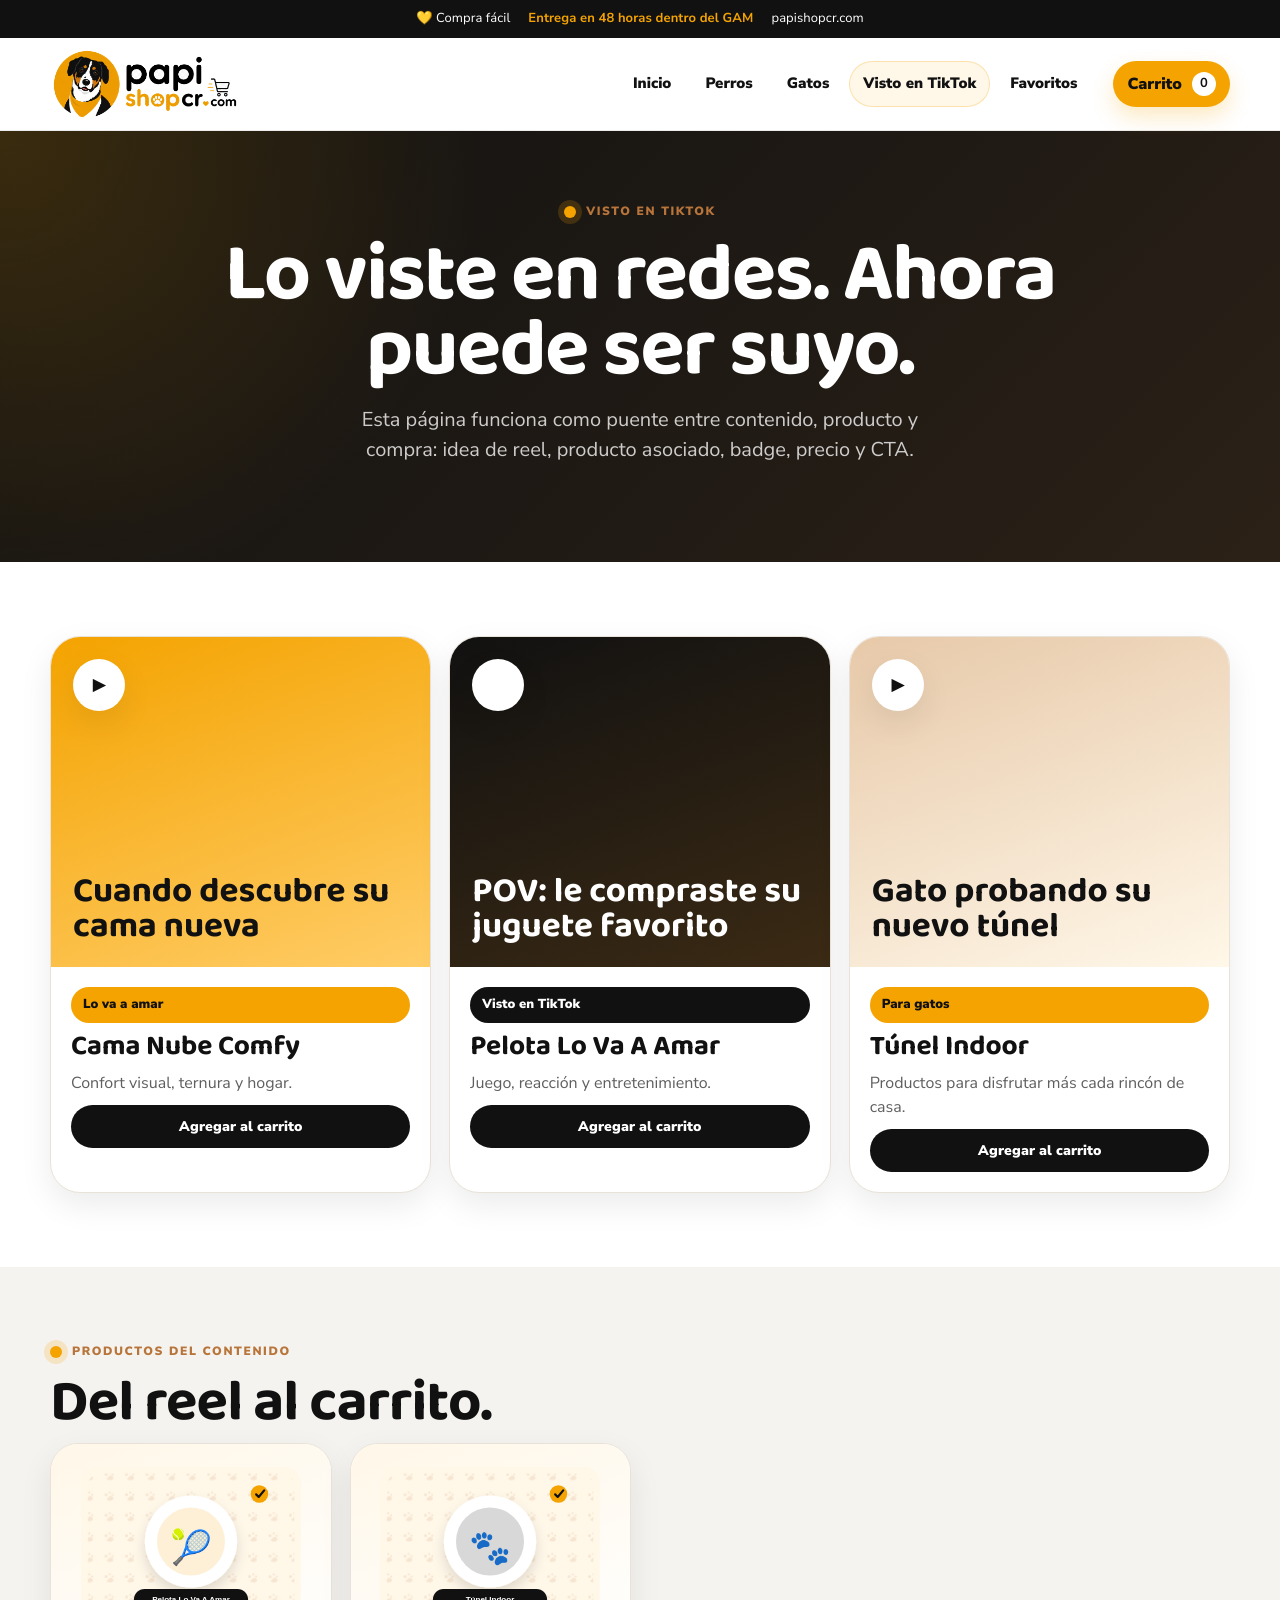
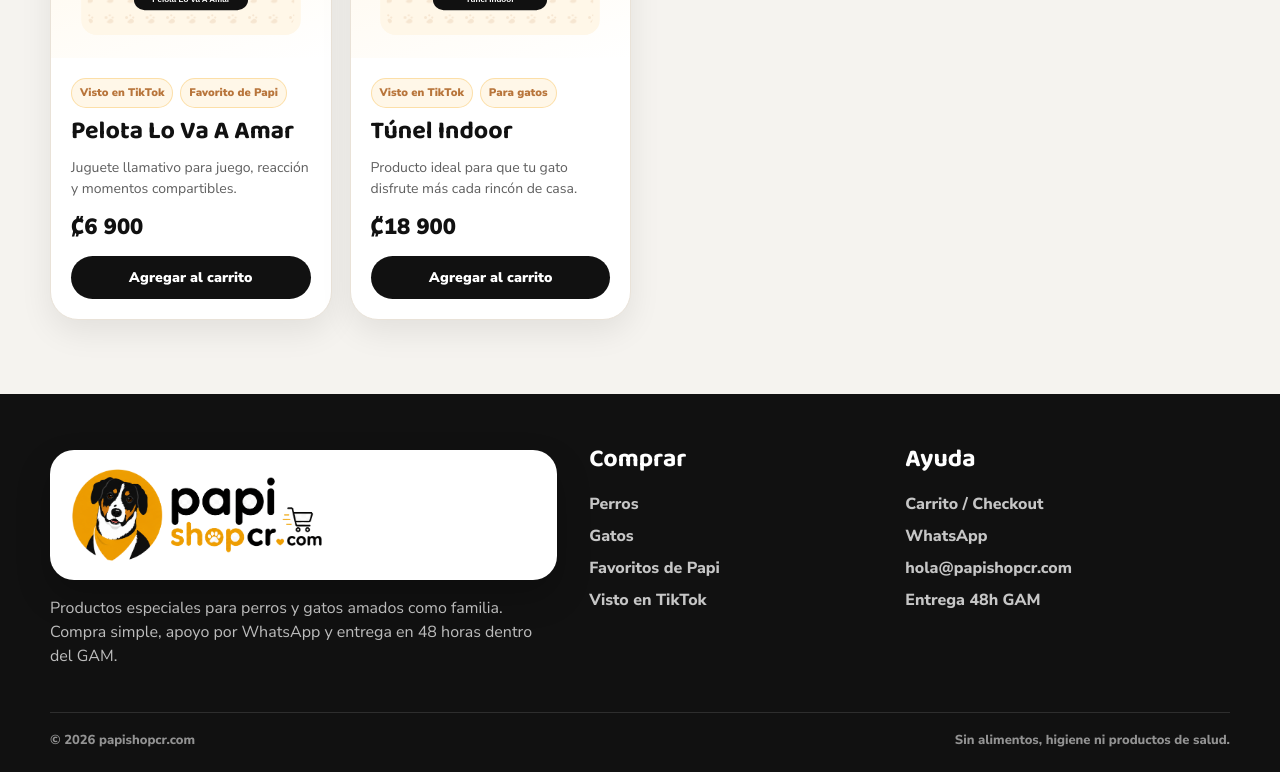
<file: visto-en-tiktok.html>
<!doctype html>
<html lang="es-CR">
<head>
  <meta charset="utf-8">
  <meta name="viewport" content="width=device-width, initial-scale=1">
  <title>Visto en TikTok | Papishopcr.com</title>
  <meta name="description" content="Productos vistos en redes y asociados a contenido emocional de mascotas.">
  <meta name="theme-color" content="#F4A300">
  <link rel="icon" href="assets/brand/icons/favicon.ico" sizes="any">
  <link rel="icon" href="assets/brand/icons/favicon-32x32.png" type="image/png" sizes="32x32">
  <link rel="apple-touch-icon" href="assets/brand/icons/app-icon-192x192.png">
  <link rel="manifest" href="site.webmanifest">
  <link rel="preconnect" href="https://fonts.googleapis.com">
  <link rel="preconnect" href="https://fonts.gstatic.com" crossorigin>
  <link href="https://fonts.googleapis.com/css2?family=Baloo+2:wght@600;700;800&family=Nunito+Sans:wght@400;600;700;800;900&display=swap" rel="stylesheet">
  <link rel="stylesheet" href="styles.css?v=11">
</head>
<body data-page="tiktok">
  <a class="skip-link" href="#contenido">Saltar al contenido</a>
  <div class="topbar">
    <span>💛 Compra fácil</span>
    <strong>Entrega en 48 horas dentro del GAM</strong>
    <span>papishopcr.com</span>
  </div>
  <header class="site-header" data-header>
    <div class="container header-inner">
      <a class="brand" href="index.html" aria-label="Papishopcr.com inicio">
        <img src="assets/brand/logos/papishopcr_header_logo.png" alt="papishopcr.com">
      </a>
      <button class="menu-toggle" type="button" aria-label="Abrir menú" aria-expanded="false" data-menu-toggle>
        <span></span><span></span><span></span>
      </button>
      <nav class="main-nav" data-nav aria-label="Navegación principal">
        <a href="index.html" data-nav-page="home">Inicio</a>
        <a href="perros.html" data-nav-page="perros">Perros</a>
        <a href="gatos.html" data-nav-page="gatos">Gatos</a>
        <a href="visto-en-tiktok.html" data-nav-page="tiktok">Visto en TikTok</a>
        <a href="favoritos.html" data-nav-page="favoritos">Favoritos</a>
      </nav>
      <a class="cart-button" href="carrito.html" aria-label="Ir al carrito">
        <span>Carrito</span><strong data-cart-count>0</strong>
      </a>
    </div>
  </header>

  <main id="contenido">
    <section class="hero page-hero tiktok-hero">
      <div class="container narrow">
        <span class="eyebrow"><i></i> Visto en TikTok</span>
        <h1>Lo viste en redes. Ahora puede ser suyo.</h1>
        <p>Esta página funciona como puente entre contenido, producto y compra: idea de reel, producto asociado, badge, precio y CTA.</p>
      </div>
    </section>
    <section class="page-section">
      <div class="container">
        <div class="reel-grid">
          <article class="reel-card">
            <div class="reel-thumb"><span>▶</span><strong>Cuando descubre su cama nueva</strong></div>
            <div class="reel-body"><span class="badge">Lo va a amar</span><h3>Cama Nube Comfy</h3><p>Confort visual, ternura y hogar.</p><button class="btn-small" data-add="cama-nube-perro">Agregar al carrito</button></div>
          </article>
          <article class="reel-card">
            <div class="reel-thumb reel-dark"><span>▶</span><strong>POV: le compraste su juguete favorito</strong></div>
            <div class="reel-body"><span class="badge badge-dark">Visto en TikTok</span><h3>Pelota Lo Va A Amar</h3><p>Juego, reacción y entretenimiento.</p><button class="btn-small" data-add="pelota-chineo">Agregar al carrito</button></div>
          </article>
          <article class="reel-card">
            <div class="reel-thumb reel-kraft"><span>▶</span><strong>Gato probando su nuevo túnel</strong></div>
            <div class="reel-body"><span class="badge">Para gatos</span><h3>Túnel Indoor</h3><p>Productos para disfrutar más cada rincón de casa.</p><button class="btn-small" data-add="tunel-gato">Agregar al carrito</button></div>
          </article>
        </div>
      </div>
    </section>
    <section class="page-section soft-section">
      <div class="container">
        <div class="section-heading compact"><span class="eyebrow"><i></i> Productos del contenido</span><h2>Del reel al carrito.</h2></div>
        <div class="product-grid" data-product-grid data-scope="tiktok"></div>
      </div>
    </section>
  </main>

  <footer class="site-footer">
    <div class="container footer-grid">
      <div>
        <span class="footer-logo-card"><img class="footer-logo" src="assets/brand/logos/papishopcr_header_logo.png" alt="papishopcr.com"></span>
        <p>Productos especiales para perros y gatos amados como familia. Compra simple, apoyo por WhatsApp y entrega en 48 horas dentro del GAM.</p>
      </div>
      <div>
        <h3>Comprar</h3>
        <a href="perros.html">Perros</a>
        <a href="gatos.html">Gatos</a>
        <a href="favoritos.html">Favoritos de Papi</a>
        <a href="visto-en-tiktok.html">Visto en TikTok</a>
      </div>
      <div>
        <h3>Ayuda</h3>
        <a href="carrito.html">Carrito / Checkout</a>
        <a href="https://wa.me/50600000000" target="_blank" rel="noopener">WhatsApp</a>
        <a href="mailto:hola@papishopcr.com">hola@papishopcr.com</a>
        <span>Entrega 48h GAM</span>
      </div>
    </div>
    <div class="container footer-bottom">
      <span>© 2026 papishopcr.com</span>
      <span>Sin alimentos, higiene ni productos de salud.</span>
    </div>
  </footer>
  <div class="toast" data-toast aria-live="polite"></div>
  <script src="script.js?v=11"></script>
</body>
</html>
</file>
<file: styles.css>
:root{
  --carbon:#111111;
  --mustard:#F4A300;
  --cream:#FFF7E8;
  --beige:#E7C9A9;
  --tan:#B8753B;
  --warm-gray:#F5F3EF;
  --text-gray:#5F5F5F;
  --line:#E9E2D8;
  --white:#FFFFFF;
  --shadow:0 20px 60px rgba(17,17,17,.10);
  --soft-shadow:0 12px 32px rgba(17,17,17,.08);
  --radius:28px;
  --container:1180px;
}
*{box-sizing:border-box}
html{scroll-behavior:smooth}
body{margin:0;background:var(--white);color:var(--carbon);font-family:"Nunito Sans",system-ui,-apple-system,Segoe UI,sans-serif;line-height:1.5;overflow-x:hidden}
a{color:inherit;text-decoration:none}img{max-width:100%;display:block}button,input,textarea{font:inherit}.container{width:min(100% - 40px,var(--container));margin-inline:auto}.narrow{width:min(100% - 40px,840px);margin-inline:auto;text-align:center}.skip-link{position:absolute;left:16px;top:-48px;background:var(--carbon);color:#fff;padding:10px 14px;border-radius:12px;z-index:30}.skip-link:focus{top:16px}.topbar{min-height:38px;background:var(--carbon);color:#fff;display:flex;gap:18px;align-items:center;justify-content:center;text-align:center;font-size:13px;letter-spacing:.1px}.topbar strong{color:var(--mustard)}.site-header{position:sticky;top:0;z-index:20;background:rgba(255,255,255,.94);backdrop-filter:blur(12px);border-bottom:1px solid rgba(17,17,17,.08)}.header-inner{height:92px;display:flex;align-items:center;gap:22px}.brand{width:238px;min-width:198px;display:flex;align-items:center}.brand img{width:auto;height:74px;max-width:100%;object-fit:contain}.main-nav{display:flex;align-items:center;gap:6px;margin-left:auto}.main-nav a{font-weight:900;font-size:15px;padding:12px 14px;border-radius:999px;color:var(--carbon);transition:.2s ease}.main-nav a:hover,.main-nav a.is-active{background:var(--cream);color:var(--carbon);box-shadow:inset 0 0 0 1px rgba(244,163,0,.26)}.cart-button{border:0;background:var(--mustard);color:var(--carbon);font-weight:900;border-radius:999px;padding:11px 14px;display:flex;align-items:center;gap:10px;box-shadow:0 10px 22px rgba(244,163,0,.24);cursor:pointer}.cart-button strong{background:#fff;border-radius:999px;min-width:24px;height:24px;display:grid;place-items:center;font-size:13px}.menu-toggle{display:none;flex-direction:column;gap:5px;border:0;background:transparent;padding:8px;cursor:pointer}.menu-toggle span{width:28px;height:3px;background:var(--carbon);border-radius:999px}.section-pattern{background-image:linear-gradient(135deg,rgba(255,247,232,.95),rgba(255,255,255,.86)),url('assets/brand/pattern-papi.svg');background-size:auto,360px 220px}.hero{position:relative;overflow:hidden}.hero-home{padding:74px 0 70px}.hero-grid{display:grid;grid-template-columns:1.02fr .98fr;gap:52px;align-items:center}.compact-hero{grid-template-columns:1fr .68fr}.hero-copy h1,.page-hero h1{font-family:"Baloo 2",cursive;font-size:clamp(48px,7vw,82px);line-height:.91;letter-spacing:-1.8px;margin:14px 0 18px}.hero-copy p,.page-hero p{font-size:20px;color:var(--text-gray);max-width:620px;margin:0 0 26px}.eyebrow{display:inline-flex;align-items:center;gap:10px;text-transform:uppercase;letter-spacing:1.6px;font-size:12px;font-weight:1000;color:var(--tan)}.eyebrow i{width:12px;height:12px;background:var(--mustard);border-radius:50%;box-shadow:0 0 0 6px rgba(244,163,0,.18)}.eyebrow.light{color:#fff}.eyebrow.light i{box-shadow:0 0 0 6px rgba(255,255,255,.14)}.btn,.btn-small{border:0;cursor:pointer;display:inline-flex;align-items:center;justify-content:center;border-radius:999px;font-weight:1000;transition:transform .18s ease,box-shadow .18s ease,background .18s ease}.btn{padding:15px 22px;min-height:54px}.btn:hover,.btn-small:hover{transform:translateY(-2px)}.btn-primary{background:var(--mustard);color:var(--carbon);box-shadow:0 16px 34px rgba(244,163,0,.28)}.btn-secondary{background:#fff;color:var(--carbon);border:1px solid var(--line);box-shadow:var(--soft-shadow)}.btn.full{width:100%}.btn-small{background:var(--carbon);color:#fff;padding:11px 14px;font-size:14px}.hero-actions{display:flex;gap:12px;flex-wrap:wrap}.hero-proof{margin-top:30px;display:grid;grid-template-columns:repeat(3,1fr);gap:12px;max-width:590px}.hero-proof article{background:rgba(255,255,255,.76);border:1px solid var(--line);border-radius:22px;padding:18px;box-shadow:var(--soft-shadow)}.hero-proof strong{font-family:"Baloo 2",cursive;font-size:34px;line-height:1;color:var(--mustard);display:block}.hero-proof span{color:var(--text-gray);font-size:13px;font-weight:900}.hero-visual{position:relative;min-height:580px}.mascot-card{position:absolute;background:#fff;border:1px solid var(--line);border-radius:34px;padding:18px;box-shadow:var(--shadow)}.dog-card{right:8px;top:10px;width:480px}.cat-card{left:0;bottom:22px;width:260px;transform:rotate(-3deg)}.sticker,.badge{display:inline-flex;align-items:center;gap:8px;background:var(--mustard);color:var(--carbon);font-weight:1000;border-radius:999px;padding:8px 12px;font-size:13px}.sticker{position:absolute;right:18px;bottom:18px}.sticker-dark,.badge-dark{background:var(--carbon);color:#fff}.floating-badge{position:absolute;right:10px;bottom:80px;background:var(--carbon);color:#fff;font-family:"Baloo 2",cursive;font-size:34px;font-weight:800;line-height:1;border-radius:999px;padding:18px 24px;box-shadow:var(--shadow);transform:rotate(5deg)}.trust-strip{background:var(--carbon);color:#fff;padding:24px 0}.trust-grid{display:grid;grid-template-columns:repeat(4,1fr);gap:14px}.trust-grid article{display:grid;grid-template-columns:auto 1fr;gap:6px 12px;align-items:start;background:rgba(255,255,255,.06);border:1px solid rgba(255,255,255,.10);border-radius:22px;padding:18px}.trust-grid span{font-size:24px;grid-row:span 2}.trust-grid strong{color:#fff}.trust-grid p{grid-column:2;margin:0;color:rgba(255,255,255,.72);font-size:14px}.page-section{padding:74px 0}.soft-section{background:var(--warm-gray)}.section-heading{margin-bottom:28px}.section-heading.centered{text-align:center;max-width:780px;margin:0 auto 34px}.section-heading h2{font-family:"Baloo 2",cursive;font-size:clamp(36px,4.6vw,58px);line-height:1;margin:10px 0 10px;letter-spacing:-.8px}.section-heading p{font-size:18px;color:var(--text-gray);margin:0}.section-heading.compact{margin-bottom:0}.category-grid{display:grid;grid-template-columns:repeat(4,1fr);gap:18px}.category-card{min-height:250px;background:#fff;border:1px solid var(--line);border-radius:var(--radius);padding:24px;box-shadow:var(--soft-shadow);display:flex;flex-direction:column;justify-content:space-between;transition:.18s ease}.category-card:hover{transform:translateY(-4px);box-shadow:var(--shadow);border-color:rgba(244,163,0,.55)}.category-card span{font-size:44px}.category-card strong{font-family:"Baloo 2",cursive;font-size:31px;line-height:1}.category-card small{font-size:15px;color:var(--text-gray);font-weight:800}.feature-band{padding:72px 0}.dark-band{background:var(--carbon);color:#fff}.feature-grid{display:grid;grid-template-columns:.9fr 1.1fr;gap:34px;align-items:center}.feature-grid h2{font-family:"Baloo 2",cursive;font-size:54px;line-height:1;margin:10px 0}.feature-grid p{color:rgba(255,255,255,.76);font-size:18px}.mini-cards{display:grid;grid-template-columns:repeat(3,1fr);gap:14px}.mini-cards article{background:rgba(255,255,255,.08);border:1px solid rgba(255,255,255,.12);border-radius:24px;padding:22px;display:grid;gap:10px}.mini-cards b{width:34px;height:34px;display:grid;place-items:center;border-radius:50%;background:var(--mustard);color:var(--carbon)}.mini-cards strong{font-size:18px}.mini-cards span{color:rgba(255,255,255,.72);font-size:14px}.catalog-head{display:flex;align-items:flex-end;justify-content:space-between;gap:24px;margin-bottom:26px}.filters{display:flex;gap:8px;flex-wrap:wrap;justify-content:flex-end}.filters button{border:1px solid var(--line);background:#fff;border-radius:999px;padding:10px 14px;font-weight:1000;cursor:pointer;color:var(--carbon);transition:.16s ease}.filters button:hover,.filters button.active{background:var(--carbon);color:#fff;border-color:var(--carbon)}.product-grid{display:grid;grid-template-columns:repeat(4,1fr);gap:18px}.product-card{background:#fff;border:1px solid var(--line);border-radius:28px;overflow:hidden;box-shadow:var(--soft-shadow);display:flex;flex-direction:column;min-height:100%;transition:.18s ease}.product-card:hover{transform:translateY(-4px);box-shadow:var(--shadow)}.product-media{background:linear-gradient(160deg,var(--cream),#fff);padding:22px;min-height:214px;display:grid;place-items:center}.product-media img{height:168px;width:100%;object-fit:contain}.product-info{padding:20px;display:flex;flex-direction:column;gap:12px;flex:1}.product-kicker{display:flex;gap:7px;flex-wrap:wrap}.product-kicker span{background:var(--cream);border:1px solid rgba(244,163,0,.28);color:var(--tan);font-size:11px;font-weight:1000;padding:6px 8px;border-radius:999px}.product-info h3{font-family:"Baloo 2",cursive;font-size:25px;line-height:1;margin:0}.product-info p{margin:0;color:var(--text-gray);font-size:14px;min-height:42px}.price-row{display:flex;align-items:center;justify-content:space-between;margin-top:auto}.price{font-size:22px;font-weight:1000}.center-action{display:flex;justify-content:center;margin-top:28px}.page-hero{padding:70px 0;text-align:left}.page-hero .narrow h1{margin-inline:auto}.page-hero .narrow p{margin-inline:auto}.hero-side-card{position:relative;background:#fff;border:1px solid var(--line);border-radius:34px;padding:22px;box-shadow:var(--shadow);min-height:390px;display:grid;place-items:center;overflow:hidden}.hero-side-card:before{content:"";position:absolute;inset:22px;border-radius:28px;background:var(--cream);z-index:0}.hero-side-card img,.hero-side-card .sticker{position:relative;z-index:1}.hero-side-card img{max-height:320px;object-fit:contain;border-radius:22px}
.hero-side-card.category-main-card{background:transparent;border:0;box-shadow:none;padding:0;min-height:auto;overflow:visible}
.hero-side-card.category-main-card:before{display:none}
/* Fix v7: evita que el arte cuadrado de categoría fuerce una fila gigante en CSS Grid */
.hero-grid>*{min-width:0}
.page-hero .compact-hero{align-items:center}
.hero-copy{min-width:0}
.hero-side-card.category-main-card{width:100%;max-width:600px;justify-self:end;aspect-ratio:1/1}
.hero-side-card.category-main-card img{width:100%;height:100%;max-width:600px;max-height:600px;object-fit:contain;border-radius:0;margin-inline:auto;filter:drop-shadow(0 22px 34px rgba(48,34,16,.12))}
.cat-hero{background:linear-gradient(135deg,#fff,var(--cream))}.tiktok-hero{background:radial-gradient(circle at top left,rgba(244,163,0,.18),transparent 36%),linear-gradient(135deg,var(--carbon),#2b2117);color:#fff}.tiktok-hero p{color:rgba(255,255,255,.78)}.favoritos-hero{background-color:var(--cream)}.cart-hero{background:linear-gradient(135deg,var(--warm-gray),#fff)}.reel-grid{display:grid;grid-template-columns:repeat(3,1fr);gap:18px}.reel-card{background:#fff;border:1px solid var(--line);border-radius:30px;overflow:hidden;box-shadow:var(--soft-shadow)}.reel-thumb{height:330px;background:linear-gradient(160deg,var(--mustard),#ffcc66);display:flex;flex-direction:column;justify-content:space-between;padding:22px;color:var(--carbon)}.reel-thumb span{width:52px;height:52px;border-radius:50%;display:grid;place-items:center;background:#fff;font-weight:1000;box-shadow:var(--soft-shadow)}.reel-thumb strong{font-family:"Baloo 2",cursive;font-size:35px;line-height:1}.reel-dark{background:linear-gradient(160deg,#111,#3b2a14);color:#fff}.reel-kraft{background:linear-gradient(160deg,#E7C9A9,#FFF7E8)}.reel-body{padding:20px;display:grid;gap:10px}.reel-body h3{font-family:"Baloo 2",cursive;font-size:28px;margin:0;line-height:1}.reel-body p{color:var(--text-gray);margin:0}.cart-layout{display:grid;grid-template-columns:minmax(0,1fr) 370px;gap:24px;align-items:start}.cart-page-card,.checkout-card{background:#fff;border:1px solid var(--line);border-radius:30px;box-shadow:var(--soft-shadow)}.cart-page-card{padding:22px}.cart-page-header{display:flex;align-items:center;justify-content:space-between;gap:16px;border-bottom:1px solid var(--line);padding-bottom:14px;margin-bottom:14px}.cart-page-header h2,.checkout-card h2{font-family:"Baloo 2",cursive;font-size:36px;line-height:1;margin:0}.text-link{font-weight:1000;color:var(--tan);text-decoration:underline;text-decoration-thickness:2px;text-underline-offset:4px}.cart-items{display:grid;gap:12px}.cart-item{display:grid;grid-template-columns:82px 1fr auto;gap:14px;align-items:center;border:1px solid var(--line);border-radius:22px;padding:12px;background:var(--warm-gray)}.cart-item img{width:82px;height:82px;object-fit:contain;background:#fff;border-radius:16px;padding:8px}.cart-item strong{font-weight:1000}.cart-item small{display:block;color:var(--text-gray);font-weight:800}.qty{display:flex;gap:9px;align-items:center;margin-top:9px}.qty button{border:0;background:var(--carbon);color:#fff;width:30px;height:30px;border-radius:50%;font-weight:1000;cursor:pointer}.qty span{font-weight:1000}.cart-empty{border:1px dashed var(--beige);background:var(--cream);border-radius:22px;padding:22px;color:var(--text-gray);font-weight:900}.checkout-card{padding:24px;display:grid;gap:16px;position:sticky;top:110px}.summary-row{display:flex;align-items:center;justify-content:space-between;padding:16px 0;border-top:1px solid var(--line);border-bottom:1px solid var(--line)}.summary-row strong{font-size:28px}.checkout-card p{margin:0;color:var(--text-gray)}.help-box{background:var(--cream);border-radius:22px;padding:16px;display:grid;gap:4px}.help-box span{color:var(--text-gray);font-size:14px}.toast{position:fixed;left:50%;bottom:24px;transform:translate(-50%,20px);background:var(--carbon);color:#fff;border-radius:999px;padding:14px 18px;font-weight:1000;box-shadow:var(--shadow);opacity:0;pointer-events:none;transition:.2s ease;z-index:40}.toast.is-visible{opacity:1;transform:translate(-50%,0)}.site-footer{background:var(--carbon);color:#fff;padding:48px 0 22px}.footer-grid{display:grid;grid-template-columns:1.25fr .7fr .8fr;gap:32px}.footer-logo-card{display:inline-flex;align-items:center;justify-content:center;background:#fff;border:1px solid rgba(255,255,255,.14);border-radius:24px;padding:13px 16px;margin-bottom:16px;box-shadow:0 16px 34px rgba(0,0,0,.22)}.footer-logo{width:260px;max-width:100%;height:auto;border-radius:0}.site-footer p{color:rgba(255,255,255,.72);max-width:520px}.site-footer h3{font-family:"Baloo 2",cursive;font-size:25px;margin:0 0 12px}.site-footer a,.site-footer span{display:block;color:rgba(255,255,255,.76);font-weight:800;margin:8px 0}.site-footer a:hover{color:var(--mustard)}.footer-bottom{border-top:1px solid rgba(255,255,255,.12);margin-top:28px;padding-top:18px;display:flex;justify-content:space-between;gap:16px;color:rgba(255,255,255,.55);font-size:13px}.site-footer .footer-bottom span{margin:0;color:rgba(255,255,255,.55)}
@media (max-width:1080px){.hero-grid,.compact-hero,.feature-grid,.cart-layout{grid-template-columns:1fr}.hero-side-card.category-main-card{justify-self:center;max-width:620px}.hero-visual{min-height:520px;max-width:650px}.trust-grid,.product-grid{grid-template-columns:repeat(2,1fr)}.category-grid{grid-template-columns:repeat(2,1fr)}.reel-grid,.mini-cards{grid-template-columns:1fr 1fr}.catalog-head{display:block}.filters{justify-content:flex-start;margin-top:20px}.checkout-card{position:static}.footer-grid{grid-template-columns:1fr 1fr}}
@media (max-width:780px){.container,.narrow{width:min(100% - 28px,var(--container))}.topbar{font-size:12px;gap:8px;flex-wrap:wrap;padding:6px 10px}.header-inner{height:78px}.brand{width:170px;min-width:150px}.brand img{height:58px}.menu-toggle{display:flex;margin-left:auto}.main-nav{position:absolute;left:14px;right:14px;top:86px;background:#fff;border:1px solid var(--line);border-radius:24px;box-shadow:var(--shadow);padding:14px;display:none;flex-direction:column;align-items:stretch;gap:3px}.main-nav.is-open{display:flex}.main-nav a{padding:14px 16px}.cart-button span{display:none}.hero-home,.page-hero{padding:48px 0}.hero-copy h1,.page-hero h1{font-size:46px}.hero-copy p,.page-hero p{font-size:17px}.hero-actions{display:grid}.btn{width:100%}.hero-proof,.trust-grid,.category-grid,.product-grid,.reel-grid,.mini-cards,.footer-grid{grid-template-columns:1fr}.hero-visual{min-height:430px}.dog-card{right:0;top:0;width:78vw}.cat-card{left:0;bottom:10px;width:200px}.floating-badge{font-size:22px;right:0;bottom:70px}.page-section,.feature-band{padding:54px 0}.category-card{min-height:200px}.product-media{min-height:180px}.cart-item{grid-template-columns:64px 1fr}.cart-item>strong{grid-column:2}.cart-item img{width:64px;height:64px}.cart-page-header{align-items:flex-start;flex-direction:column}.footer-bottom{display:grid}.hero-side-card{min-height:300px}.hero-side-card:not(.category-main-card) img{max-height:250px}.hero-side-card.category-main-card{max-width:560px}.hero-side-card.category-main-card img{max-height:560px;width:100%;height:100%}}
@media (max-width:430px){.brand{width:150px;min-width:132px}.brand img{height:52px}.hero-copy h1,.page-hero h1{font-size:42px}.hero-proof article{padding:14px}.hero-proof strong{font-size:28px}.dog-card{width:82vw}.cat-card{width:170px}.reel-thumb{height:240px}.reel-thumb strong{font-size:28px}.filters button{font-size:13px;padding:9px 11px}}

@media (max-width:430px){.hero-side-card.category-main-card{max-width:390px}.hero-side-card.category-main-card img{width:100%;height:100%;max-height:390px}}


/* v11 - ajuste tipográfico y soporte de GIF en Amplify */
html{
  -webkit-font-smoothing: antialiased;
  -moz-osx-font-smoothing: grayscale;
  text-rendering: geometricPrecision;
}
.hero-side-card.category-main-card picture,
.hero-side-card.category-main-card .animated-preview-dog{
  display:block;
  width:100%;
  height:100%;
}
</file>
